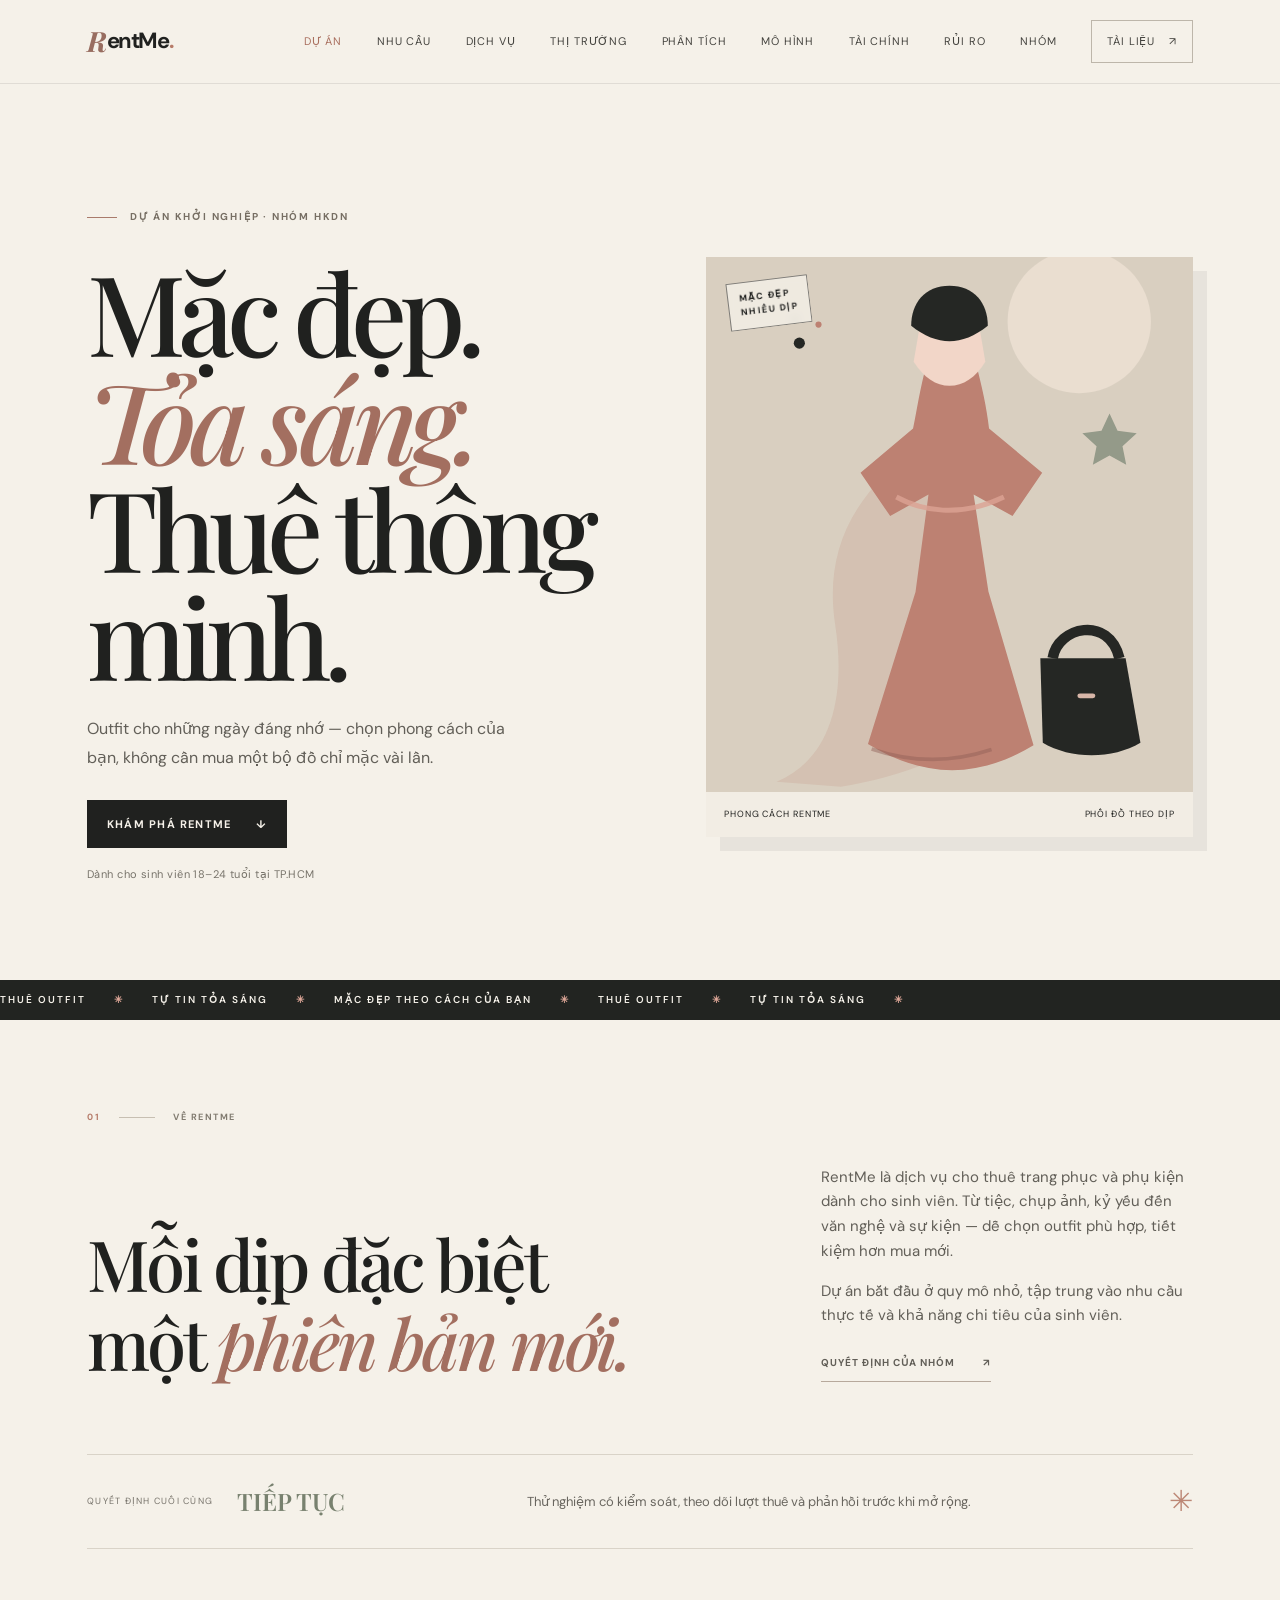
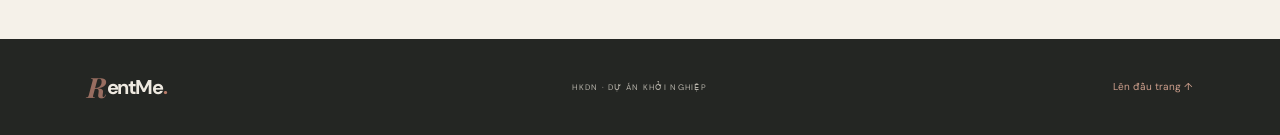
<file: rentme-multipage/rentme-multipage/index.html>
<!doctype html>
<html lang="vi">
<head>
  <meta charset="utf-8">
  <meta name="viewport" content="width=device-width, initial-scale=1">
  <meta name="theme-color" content="#f5f1e9">
  <meta name="description" content="RentMe – dự án thuê outfit và phụ kiện dành cho sinh viên, từ nhóm HKDN.">
  <title>RentMe — Thuê outfit, tự tin tỏa sáng</title>
  <link rel="preconnect" href="https://fonts.googleapis.com">
  <link rel="preconnect" href="https://fonts.gstatic.com" crossorigin>
  <link href="https://fonts.googleapis.com/css2?family=DM+Sans:wght@400;500;600;700&family=Playfair+Display:ital,wght@0,500;0,600;0,700;1,500;1,600&display=swap" rel="stylesheet">
  <link rel="stylesheet" href="style.css">
  <script src="script.js" defer></script>
</head>
<body data-page="home">
  <a class="skip-link" href="#main">Đến nội dung chính</a>
  <header class="site-header" id="top">
    <a class="wordmark" href="index.html#top" aria-label="RentMe, về đầu trang"><span class="wordmark-mark">R</span>entMe<span class="wordmark-dot">.</span></a>
    <button class="menu-toggle" type="button" aria-expanded="false" aria-controls="site-nav" aria-label="Mở menu"><span></span><span></span></button>
    <nav class="site-nav" id="site-nav" aria-label="Điều hướng chính">
      <a data-page="home" href="index.html#about">Dự án</a>
      <a data-page="problem" href="problem.html#problem">Nhu cầu</a>
      <a data-page="problem" href="problem.html#collection">Dịch vụ</a>
      <a data-page="market" href="market.html#market">Thị trường</a>
      <a data-page="analysis" href="analysis.html#analysis">Phân tích</a>
      <a data-page="model" href="model.html#evolution">Mô hình</a>
      <a data-page="finance" href="finance.html#finance">Tài chính</a>
      <a data-page="risks" href="risks.html#risks">Rủi ro</a>
      <a data-page="risks" href="risks.html#team">Nhóm</a>
      <a class="nav-cta" href="risks.html#references">Tài liệu <span aria-hidden="true">↗</span></a>
    </nav>
  </header>
  <main id="main">
    <section aria-labelledby="hero-title" class="hero section-wrap">
<div class="hero-copy">
<p class="eyebrow"><span class="eyebrow-line"></span> DỰ ÁN KHỞI NGHIỆP · NHÓM HKDN</p>
<h1 id="hero-title">Mặc đẹp.<br/><em>Tỏa sáng.</em><br/>Thuê thông minh.</h1>
<p class="hero-lede">Outfit cho những ngày đáng nhớ — chọn phong cách của bạn, không cần mua một bộ đồ chỉ mặc vài lần.</p>
<a class="button button-dark" href="#about">Khám phá RentMe <span aria-hidden="true">↓</span></a>
<p class="hero-note">Dành cho sinh viên 18–24 tuổi tại TP.HCM</p>
</div>
<div aria-label="Minh họa editorial một bộ trang phục dự tiệc cùng túi xách và phụ kiện" class="hero-art" role="img">
<div class="art-stamp">MẶC ĐẸP<br/>NHIỀU DỊP</div><img alt="Minh họa váy, túi và phụ kiện trên nền giấy kem" src="assets/editorial-look.svg"/>
<div class="art-caption"><span>PHONG CÁCH RENTME</span><span>Phối đồ theo dịp</span></div>
</div>
</section>
    <section aria-label="Thông điệp RentMe" class="ticker"><div>THUÊ OUTFIT <i>✳</i> TỰ TIN TỎA SÁNG <i>✳</i> MẶC ĐẸP THEO CÁCH CỦA BẠN <i>✳</i> THUÊ OUTFIT <i>✳</i> TỰ TIN TỎA SÁNG <i>✳</i></div></section>
    <section class="section section-intro" id="about">
<div class="section-kicker"><span>01</span><span>VỀ RENTME</span></div>
<div class="intro-grid">
<h2 class="display-heading">Mỗi dịp đặc biệt<br/>một <em>phiên bản mới.</em></h2>
<div class="intro-text"><p>RentMe là dịch vụ cho thuê trang phục và phụ kiện dành cho sinh viên. Từ tiệc, chụp ảnh, kỷ yếu đến văn nghệ và sự kiện — dễ chọn outfit phù hợp, tiết kiệm hơn mua mới.</p><p>Dự án bắt đầu ở quy mô nhỏ, tập trung vào nhu cầu thực tế và khả năng chi tiêu của sinh viên.</p><a class="text-link" href="#decision">Quyết định của nhóm <span>↗</span></a></div>
</div>
<div class="decision-ribbon" id="decision"><div><span class="decision-label">QUYẾT ĐỊNH CUỐI CÙNG</span><strong>TIẾP TỤC</strong></div><p>Thử nghiệm có kiểm soát, theo dõi lượt thuê và phản hồi trước khi mở rộng.</p><span aria-hidden="true" class="decision-star">✳</span></div>
</section>
  </main>
  <footer class="site-footer"><a class="wordmark" href="index.html#top"><span class="wordmark-mark">R</span>entMe<span class="wordmark-dot">.</span></a><span>HKDN · DỰ ÁN KHỞI NGHIỆP</span><a href="#top" class="footer-top">Lên đầu trang ↑</a></footer>
  <button class="back-to-top" type="button" aria-label="Cuộn về đầu trang">↑</button>
</body>
</html>
</file>
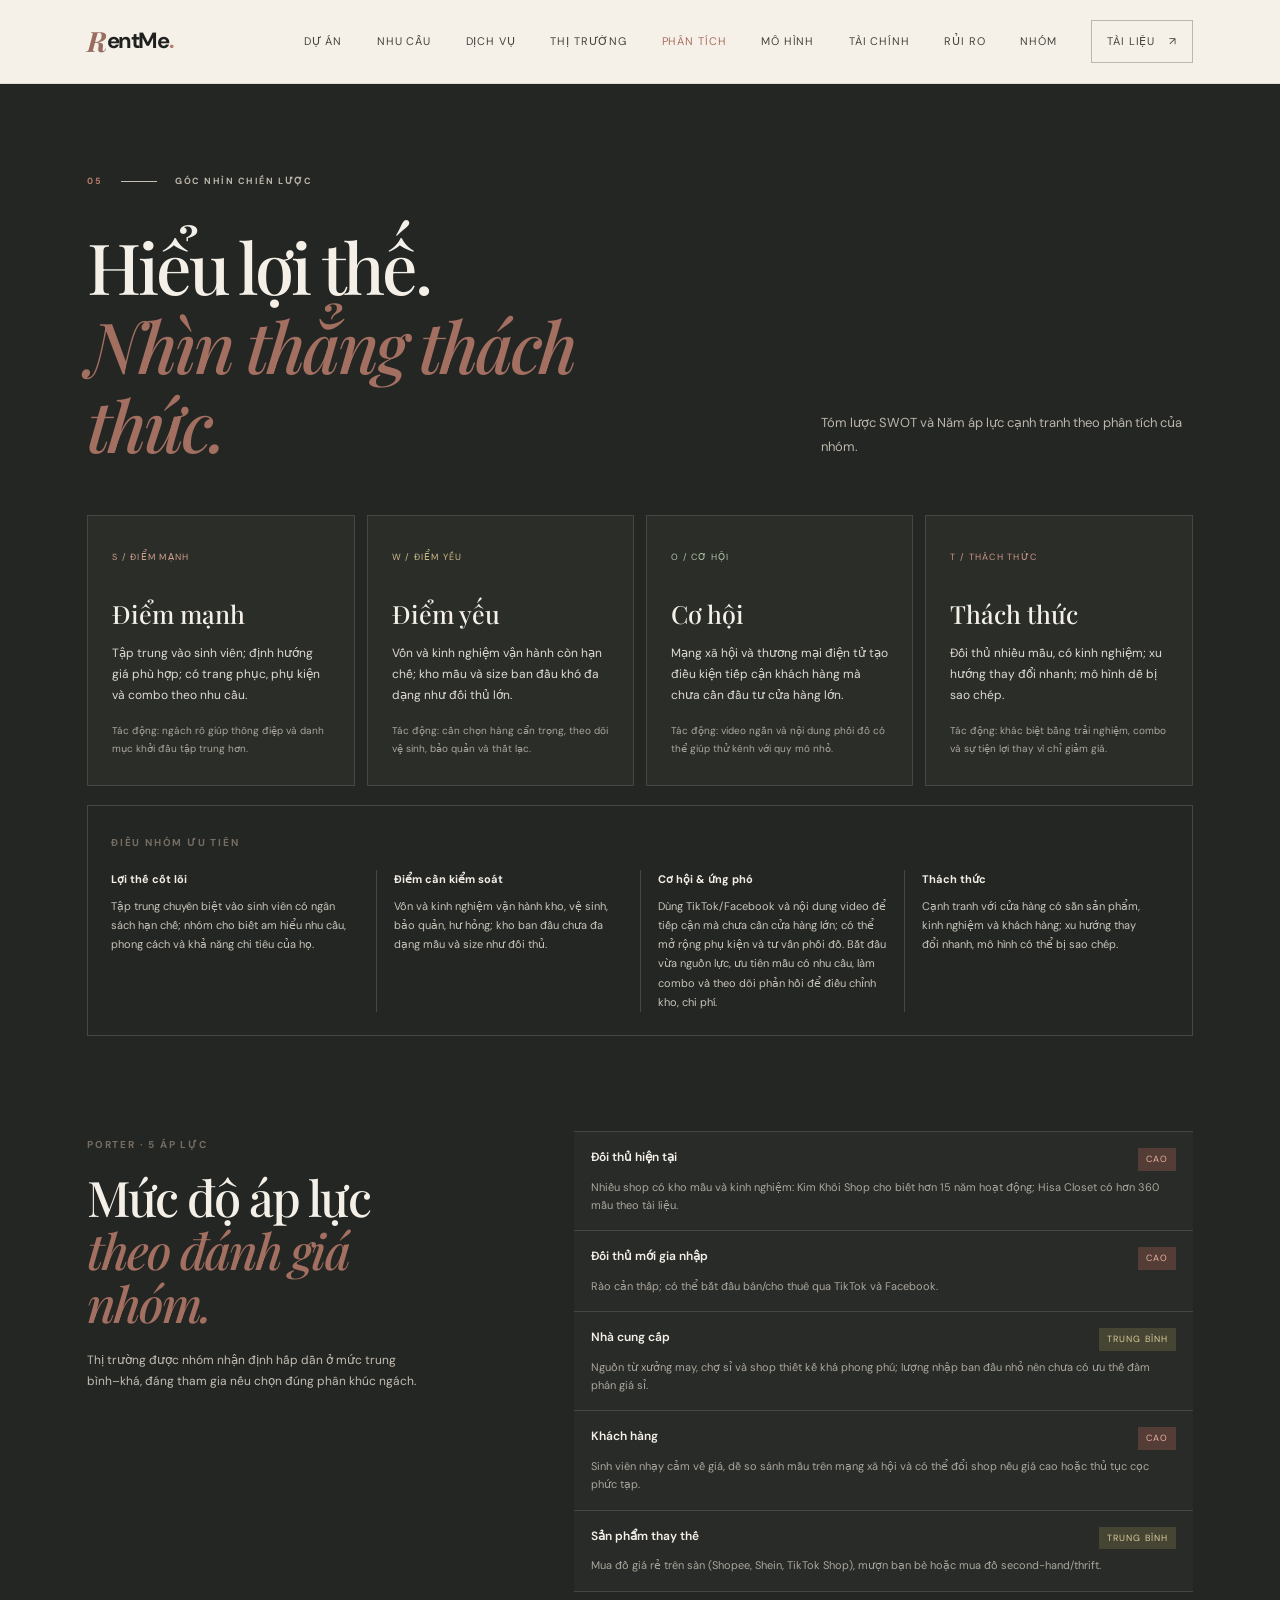
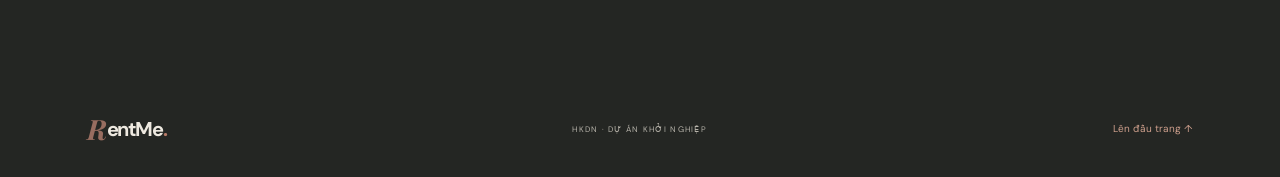
<file: rentme-multipage/rentme-multipage/analysis.html>
<!doctype html>
<html lang="vi">
<head>
  <meta charset="utf-8">
  <meta name="viewport" content="width=device-width, initial-scale=1">
  <meta name="theme-color" content="#f5f1e9">
  <meta name="description" content="RentMe – dự án thuê outfit và phụ kiện dành cho sinh viên, từ nhóm HKDN.">
  <title>RentMe — Góc nhìn chiến lược</title>
  <link rel="preconnect" href="https://fonts.googleapis.com">
  <link rel="preconnect" href="https://fonts.gstatic.com" crossorigin>
  <link href="https://fonts.googleapis.com/css2?family=DM+Sans:wght@400;500;600;700&family=Playfair+Display:ital,wght@0,500;0,600;0,700;1,500;1,600&display=swap" rel="stylesheet">
  <link rel="stylesheet" href="style.css">
  <script src="script.js" defer></script>
</head>
<body data-page="analysis">
  <a class="skip-link" href="#main">Đến nội dung chính</a>
  <header class="site-header" id="top">
    <a class="wordmark" href="index.html#top" aria-label="RentMe, về đầu trang"><span class="wordmark-mark">R</span>entMe<span class="wordmark-dot">.</span></a>
    <button class="menu-toggle" type="button" aria-expanded="false" aria-controls="site-nav" aria-label="Mở menu"><span></span><span></span></button>
    <nav class="site-nav" id="site-nav" aria-label="Điều hướng chính">
      <a data-page="home" href="index.html#about">Dự án</a>
      <a data-page="problem" href="problem.html#problem">Nhu cầu</a>
      <a data-page="problem" href="problem.html#collection">Dịch vụ</a>
      <a data-page="market" href="market.html#market">Thị trường</a>
      <a data-page="analysis" href="analysis.html#analysis">Phân tích</a>
      <a data-page="model" href="model.html#evolution">Mô hình</a>
      <a data-page="finance" href="finance.html#finance">Tài chính</a>
      <a data-page="risks" href="risks.html#risks">Rủi ro</a>
      <a data-page="risks" href="risks.html#team">Nhóm</a>
      <a class="nav-cta" href="risks.html#references">Tài liệu <span aria-hidden="true">↗</span></a>
    </nav>
  </header>
  <main id="main">
    <section class="section analysis-section" id="analysis">
<div class="section-kicker"><span>05</span><span>GÓC NHÌN CHIẾN LƯỢC</span></div>
<div class="section-heading-row"><h2 class="display-heading">Hiểu lợi thế.<br/><em>Nhìn thẳng thách thức.</em></h2><p class="section-aside">Tóm lược SWOT và Năm áp lực cạnh tranh theo phân tích của nhóm.</p></div>
<div class="swot-grid">
<article class="swot-card swot-s"><span>S / ĐIỂM MẠNH</span><h3>Điểm mạnh</h3><p>Tập trung vào sinh viên; định hướng giá phù hợp; có trang phục, phụ kiện và combo theo nhu cầu.</p><small>Tác động: ngách rõ giúp thông điệp và danh mục khởi đầu tập trung hơn.</small></article>
<article class="swot-card swot-w"><span>W / ĐIỂM YẾU</span><h3>Điểm yếu</h3><p>Vốn và kinh nghiệm vận hành còn hạn chế; kho mẫu và size ban đầu khó đa dạng như đối thủ lớn.</p><small>Tác động: cần chọn hàng cẩn trọng, theo dõi vệ sinh, bảo quản và thất lạc.</small></article>
<article class="swot-card swot-o"><span>O / CƠ HỘI</span><h3>Cơ hội</h3><p>Mạng xã hội và thương mại điện tử tạo điều kiện tiếp cận khách hàng mà chưa cần đầu tư cửa hàng lớn.</p><small>Tác động: video ngắn và nội dung phối đồ có thể giúp thử kênh với quy mô nhỏ.</small></article>
<article class="swot-card swot-t"><span>T / THÁCH THỨC</span><h3>Thách thức</h3><p>Đối thủ nhiều mẫu, có kinh nghiệm; xu hướng thay đổi nhanh; mô hình dễ bị sao chép.</p><small>Tác động: khác biệt bằng trải nghiệm, combo và sự tiện lợi thay vì chỉ giảm giá.</small></article>
</div>
<div class="strategy-summary"><span class="eyebrow">ĐIỀU NHÓM ƯU TIÊN</span><div><p><b>Lợi thế cốt lõi</b>Tập trung chuyên biệt vào sinh viên có ngân sách hạn chế; nhóm cho biết am hiểu nhu cầu, phong cách và khả năng chi tiêu của họ.</p><p><b>Điểm cần kiểm soát</b>Vốn và kinh nghiệm vận hành kho, vệ sinh, bảo quản, hư hỏng; kho ban đầu chưa đa dạng mẫu và size như đối thủ.</p><p><b>Cơ hội &amp; ứng phó</b>Dùng TikTok/Facebook và nội dung video để tiếp cận mà chưa cần cửa hàng lớn; có thể mở rộng phụ kiện và tư vấn phối đồ. Bắt đầu vừa nguồn lực, ưu tiên mẫu có nhu cầu, làm combo và theo dõi phản hồi để điều chỉnh kho, chi phí.</p><p><b>Thách thức</b>Cạnh tranh với cửa hàng có sẵn sản phẩm, kinh nghiệm và khách hàng; xu hướng thay đổi nhanh, mô hình có thể bị sao chép.</p></div></div>
<div class="porter-block"><div class="porter-intro"><span class="eyebrow">PORTER · 5 ÁP LỰC</span><h3>Mức độ áp lực<br/><em>theo đánh giá nhóm.</em></h3><p>Thị trường được nhóm nhận định hấp dẫn ở mức trung bình–khá, đáng tham gia nếu chọn đúng phân khúc ngách.</p></div><div class="porter-list">
<div class="porter-row"><span class="porter-name">Đối thủ hiện tại</span><span class="pressure high">Cao</span><p>Nhiều shop có kho mẫu và kinh nghiệm: Kim Khôi Shop cho biết hơn 15 năm hoạt động; Hisa Closet có hơn 360 mẫu theo tài liệu.</p></div>
<div class="porter-row"><span class="porter-name">Đối thủ mới gia nhập</span><span class="pressure high">Cao</span><p>Rào cản thấp; có thể bắt đầu bán/cho thuê qua TikTok và Facebook.</p></div>
<div class="porter-row"><span class="porter-name">Nhà cung cấp</span><span class="pressure mid">Trung bình</span><p>Nguồn từ xưởng may, chợ sỉ và shop thiết kế khá phong phú; lượng nhập ban đầu nhỏ nên chưa có ưu thế đàm phán giá sỉ.</p></div>
<div class="porter-row"><span class="porter-name">Khách hàng</span><span class="pressure high">Cao</span><p>Sinh viên nhạy cảm về giá, dễ so sánh mẫu trên mạng xã hội và có thể đổi shop nếu giá cao hoặc thủ tục cọc phức tạp.</p></div>
<div class="porter-row"><span class="porter-name">Sản phẩm thay thế</span><span class="pressure mid">Trung bình</span><p>Mua đồ giá rẻ trên sàn (Shopee, Shein, TikTok Shop), mượn bạn bè hoặc mua đồ second-hand/thrift.</p></div>
</div></div>
</section>
  </main>
  <footer class="site-footer"><a class="wordmark" href="index.html#top"><span class="wordmark-mark">R</span>entMe<span class="wordmark-dot">.</span></a><span>HKDN · DỰ ÁN KHỞI NGHIỆP</span><a href="#top" class="footer-top">Lên đầu trang ↑</a></footer>
  <button class="back-to-top" type="button" aria-label="Cuộn về đầu trang">↑</button>
</body>
</html>
</file>
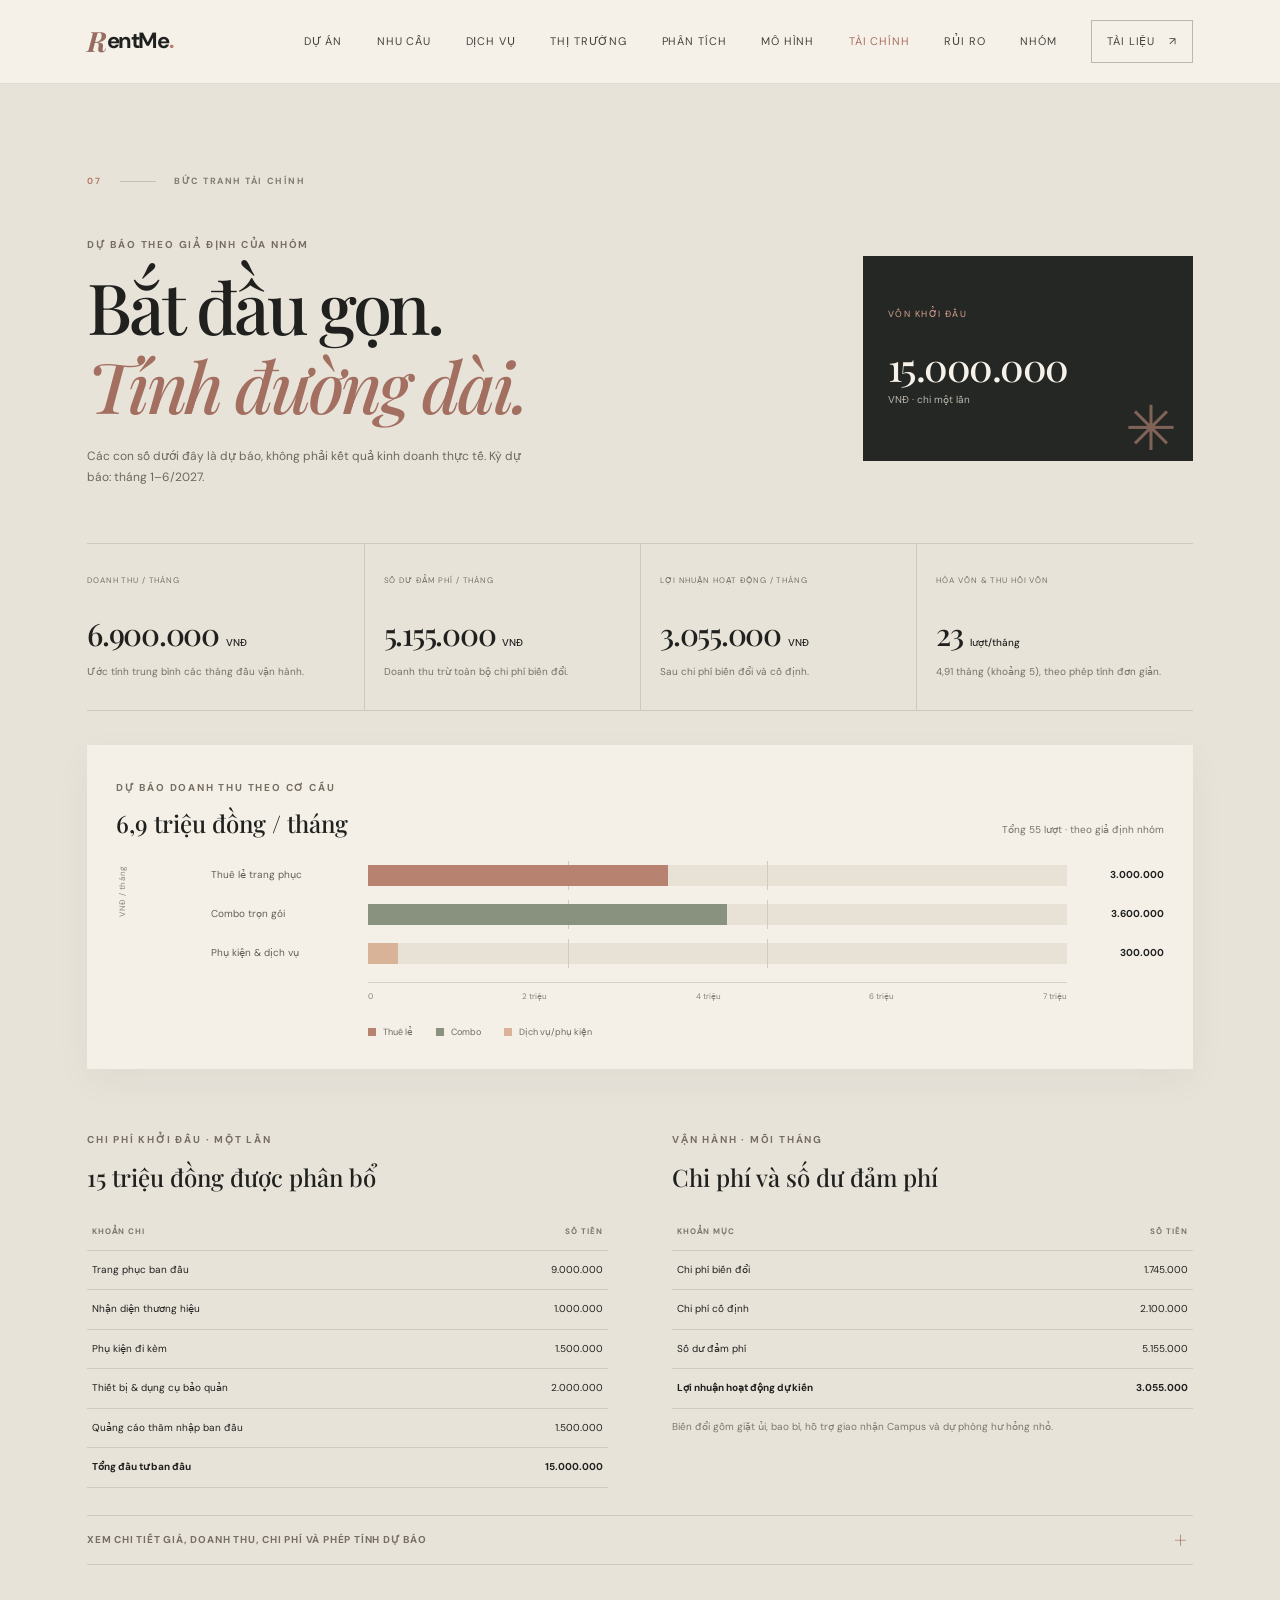
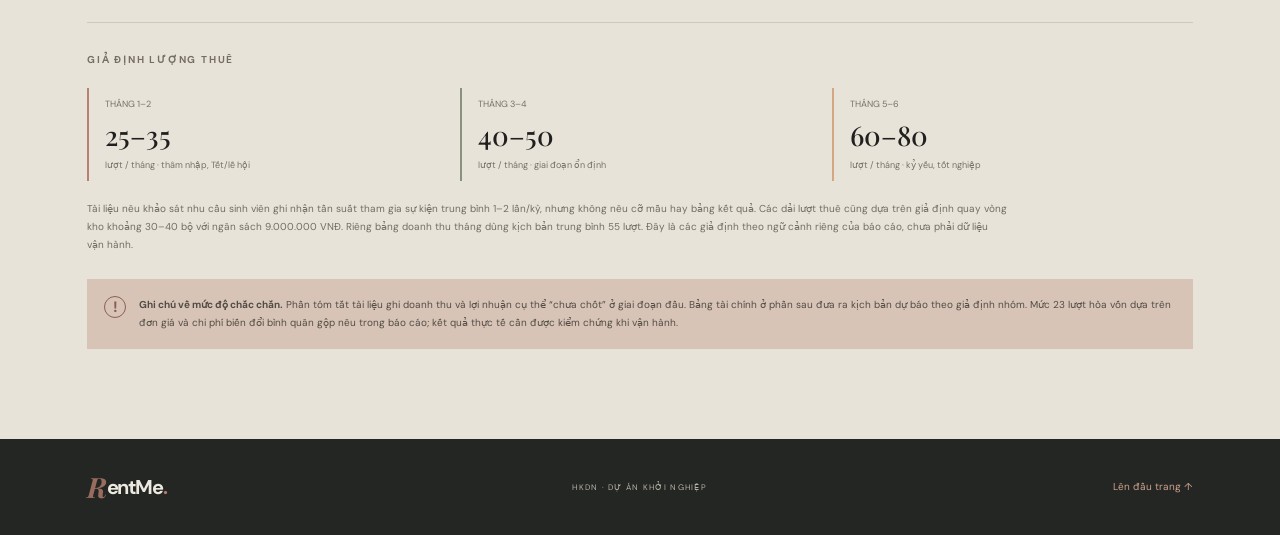
<file: rentme-multipage/rentme-multipage/finance.html>
<!doctype html>
<html lang="vi">
<head>
  <meta charset="utf-8">
  <meta name="viewport" content="width=device-width, initial-scale=1">
  <meta name="theme-color" content="#f5f1e9">
  <meta name="description" content="RentMe – dự án thuê outfit và phụ kiện dành cho sinh viên, từ nhóm HKDN.">
  <title>RentMe — Bức tranh tài chính</title>
  <link rel="preconnect" href="https://fonts.googleapis.com">
  <link rel="preconnect" href="https://fonts.gstatic.com" crossorigin>
  <link href="https://fonts.googleapis.com/css2?family=DM+Sans:wght@400;500;600;700&family=Playfair+Display:ital,wght@0,500;0,600;0,700;1,500;1,600&display=swap" rel="stylesheet">
  <link rel="stylesheet" href="style.css">
  <script src="script.js" defer></script>
</head>
<body data-page="finance">
  <a class="skip-link" href="#main">Đến nội dung chính</a>
  <header class="site-header" id="top">
    <a class="wordmark" href="index.html#top" aria-label="RentMe, về đầu trang"><span class="wordmark-mark">R</span>entMe<span class="wordmark-dot">.</span></a>
    <button class="menu-toggle" type="button" aria-expanded="false" aria-controls="site-nav" aria-label="Mở menu"><span></span><span></span></button>
    <nav class="site-nav" id="site-nav" aria-label="Điều hướng chính">
      <a data-page="home" href="index.html#about">Dự án</a>
      <a data-page="problem" href="problem.html#problem">Nhu cầu</a>
      <a data-page="problem" href="problem.html#collection">Dịch vụ</a>
      <a data-page="market" href="market.html#market">Thị trường</a>
      <a data-page="analysis" href="analysis.html#analysis">Phân tích</a>
      <a data-page="model" href="model.html#evolution">Mô hình</a>
      <a data-page="finance" href="finance.html#finance">Tài chính</a>
      <a data-page="risks" href="risks.html#risks">Rủi ro</a>
      <a data-page="risks" href="risks.html#team">Nhóm</a>
      <a class="nav-cta" href="risks.html#references">Tài liệu <span aria-hidden="true">↗</span></a>
    </nav>
  </header>
  <main id="main">
    <section class="section finance-section" id="finance">
<div class="section-kicker"><span>07</span><span>BỨC TRANH TÀI CHÍNH</span></div>
<div class="finance-banner"><div><p class="eyebrow">DỰ BÁO THEO GIẢ ĐỊNH CỦA NHÓM</p><h2 class="display-heading">Bắt đầu gọn.<br/><em>Tính đường dài.</em></h2><p class="banner-copy">Các con số dưới đây là dự báo, không phải kết quả kinh doanh thực tế. Kỳ dự báo: tháng 1–6/2027.</p></div><div class="capital-stamp"><span>VỐN KHỞI ĐẦU</span><strong>15.000.000</strong><small>VNĐ · chi một lần</small><i>✳</i></div></div>
<div class="finance-kpis"><article><span>DOANH THU / THÁNG</span><strong>6.900.000 <small>VNĐ</small></strong><p>Ước tính trung bình các tháng đầu vận hành.</p></article><article><span>SỐ DƯ ĐẢM PHÍ / THÁNG</span><strong>5.155.000 <small>VNĐ</small></strong><p>Doanh thu trừ toàn bộ chi phí biến đổi.</p></article><article><span>LỢI NHUẬN HOẠT ĐỘNG / THÁNG</span><strong>3.055.000 <small>VNĐ</small></strong><p>Sau chi phí biến đổi và cố định.</p></article><article><span>HÒA VỐN &amp; THU HỒI VỐN</span><strong>23 <small>lượt/tháng</small></strong><p>4,91 tháng (khoảng 5), theo phép tính đơn giản.</p></article></div>
<div class="finance-chart-wrap"><div class="chart-heading"><div><span class="eyebrow">DỰ BÁO DOANH THU THEO CƠ CẤU</span><h3>6,9 triệu đồng / tháng</h3></div><span class="chart-unit">Tổng 55 lượt · theo giả định nhóm</span></div><div aria-label="Biểu đồ doanh thu dự kiến tháng gồm thuê lẻ 3 triệu, combo 3,6 triệu, dịch vụ và phụ kiện lẻ 300 nghìn đồng" class="revenue-chart" role="img"><div class="chart-y-label">VNĐ / tháng</div><div class="bar-row"><span>Thuê lẻ trang phục</span><div class="bar-track"><div class="bar bar-a" data-width="42.86%"></div></div><b>3.000.000</b></div><div class="bar-row"><span>Combo trọn gói</span><div class="bar-track"><div class="bar bar-b" data-width="51.43%"></div></div><b>3.600.000</b></div><div class="bar-row"><span>Phụ kiện &amp; dịch vụ</span><div class="bar-track"><div class="bar bar-c" data-width="4.29%"></div></div><b>300.000</b></div><div class="chart-axis"><span>0</span><span>2 triệu</span><span>4 triệu</span><span>6 triệu</span><span>7 triệu</span></div><div class="chart-legend"><span><i class="legend-a"></i>Thuê lẻ</span><span><i class="legend-b"></i>Combo</span><span><i class="legend-c"></i>Dịch vụ/phụ kiện</span></div></div></div>
<div class="finance-details"><div><span class="eyebrow">CHI PHÍ KHỞI ĐẦU · MỘT LẦN</span><h3>15 triệu đồng được phân bổ</h3><div class="table-scroll"><table class="finance-table"><thead><tr><th>Khoản chi</th><th>Số tiền</th></tr></thead><tbody><tr><td>Trang phục ban đầu</td><td>9.000.000</td></tr><tr><td>Nhận diện thương hiệu</td><td>1.000.000</td></tr><tr><td>Phụ kiện đi kèm</td><td>1.500.000</td></tr><tr><td>Thiết bị &amp; dụng cụ bảo quản</td><td>2.000.000</td></tr><tr><td>Quảng cáo thâm nhập ban đầu</td><td>1.500.000</td></tr><tr class="table-total"><td>Tổng đầu tư ban đầu</td><td>15.000.000</td></tr></tbody></table></div></div><div><span class="eyebrow">VẬN HÀNH · MỖI THÁNG</span><h3>Chi phí và số dư đảm phí</h3><div class="table-scroll"><table class="finance-table"><thead><tr><th>Khoản mục</th><th>Số tiền</th></tr></thead><tbody><tr><td>Chi phí biến đổi</td><td>1.745.000</td></tr><tr><td>Chi phí cố định</td><td>2.100.000</td></tr><tr><td>Số dư đảm phí</td><td>5.155.000</td></tr><tr class="table-total"><td>Lợi nhuận hoạt động dự kiến</td><td>3.055.000</td></tr></tbody></table></div><p class="table-footnote">Biến đổi gồm giặt ủi, bao bì, hỗ trợ giao nhận Campus và dự phòng hư hỏng nhỏ.</p></div></div>
<details class="finance-breakdown"><summary>Xem chi tiết giá, doanh thu, chi phí và phép tính dự báo</summary><div class="ledger-grid">
<section class="ledger-card"><span class="eyebrow">DOANH THU DỰ KIẾN · MỖI THÁNG</span><div class="table-scroll"><table class="finance-table ledger-table"><thead><tr><th>Dịch vụ</th><th>Giá / đơn vị</th><th>Số lượng</th><th>Doanh thu</th></tr></thead><tbody><tr><td>Thuê lẻ trang phục</td><td>120.000</td><td>25 lượt</td><td>3.000.000</td></tr><tr><td>Combo trang phục + phụ kiện</td><td>180.000</td><td>20 combo</td><td>3.600.000</td></tr><tr><td>Phụ kiện lẻ &amp; dịch vụ</td><td>30.000</td><td>10 lượt</td><td>300.000</td></tr><tr class="table-total"><td colspan="2">Tổng dự kiến</td><td>55 lượt</td><td>6.900.000</td></tr></tbody></table></div><p class="ledger-note">Giá thuê lẻ dựa trên mức chấp nhận 100.000–150.000 VNĐ theo khảo sát được nêu trong tài liệu; tỷ trọng 25 lượt là giả định. Combo 180.000 VNĐ được nhóm giả định chiếm khoảng 40% lượng khách; tài liệu ghi mức chi trả khảo sát 100.000–200.000 VNĐ và tham chiếu giá một số đối thủ 200.000–350.000 VNĐ. Dịch vụ kèm theo gồm giặt ủi nhanh, thuê phụ kiện lẻ hoặc giao nhận.</p></section>
<section class="ledger-card"><span class="eyebrow">CHI PHÍ KHỞI ĐẦU · CHI MỘT LẦN</span><div class="table-scroll"><table class="finance-table ledger-table"><thead><tr><th>Khoản chi</th><th>Dự toán</th><th>Căn cứ trong tài liệu</th></tr></thead><tbody><tr><td>Trang phục ban đầu</td><td>9.000.000</td><td>Khoảng 30–40 mẫu; giá sỉ tham khảo</td></tr><tr><td>Nhận diện thương hiệu</td><td>1.000.000</td><td>Thiết kế logo, banner, tem/tag, mẫu đăng bài</td></tr><tr><td>Phụ kiện đi kèm</td><td>1.500.000</td><td>Túi xách, trang sức, kẹp tóc, cà vạt</td></tr><tr><td>Thiết bị &amp; bảo quản</td><td>2.000.000</td><td>Bàn ủi hơi nước, sào, móc, túi bảo vệ/giao hàng</td></tr><tr><td>Quảng cáo khởi đầu</td><td>1.500.000</td><td>Thử nghiệm TikTok và Facebook tháng đầu</td></tr><tr class="table-total"><td>Tổng chi phí khởi đầu</td><td>15.000.000</td><td>VNĐ</td></tr></tbody></table></div></section>
<section class="ledger-card"><span class="eyebrow">CHI PHÍ BIẾN ĐỔI · MỖI THÁNG</span><div class="table-scroll"><table class="finance-table ledger-table"><thead><tr><th>Khoản mục</th><th>Cách tính</th><th>Chi phí</th></tr></thead><tbody><tr><td>Giặt ủi &amp; bảo quản</td><td>15.000 × 55 lượt</td><td>825.000</td></tr><tr><td>Bao bì &amp; vật tư</td><td>5.000 × 55 lượt</td><td>275.000</td></tr><tr><td>Hỗ trợ giao nhận tại trường</td><td>10.000 × 30 đơn</td><td>300.000</td></tr><tr><td>Dự phòng hư hỏng nhỏ</td><td>5% × 6.900.000</td><td>345.000</td></tr><tr class="table-total"><td colspan="2">Tổng chi phí biến đổi</td><td>1.745.000</td></tr></tbody></table></div><p class="ledger-note">Theo báo cáo, tổng chi phí biến đổi bằng khoảng 25,3% doanh thu tháng dự kiến.</p></section>
<section class="ledger-card"><span class="eyebrow">CHI PHÍ CỐ ĐỊNH · MỖI THÁNG</span><div class="table-scroll"><table class="finance-table ledger-table"><thead><tr><th>Khoản mục</th><th>Dự toán</th></tr></thead><tbody><tr><td>Marketing &amp; quảng cáo duy trì</td><td>800.000</td></tr><tr><td>Internet &amp; nền tảng vận hành</td><td>300.000</td></tr><tr><td>Phụ cấp vận hành nhóm</td><td>1.000.000</td></tr><tr class="table-total"><td>Tổng chi phí cố định</td><td>2.100.000</td></tr></tbody></table></div><p class="ledger-note">Số dư đảm phí = 6.900.000 − 1.745.000 = 5.155.000 VNĐ/tháng. Lợi nhuận hoạt động dự kiến = 5.155.000 − 2.100.000 = 3.055.000 VNĐ/tháng.</p></section>
<section class="ledger-card ledger-calc"><span class="eyebrow">HÒA VỐN &amp; THU HỒI CHI PHÍ KHỞI ĐẦU</span><p><b>Đơn giá bình quân:</b> 125.455 VNĐ/lượt · <b>chi phí biến đổi bình quân:</b> 31.727 VNĐ/lượt.</p><p>2.100.000 ÷ (125.455 − 31.727) = 2.100.000 ÷ 93.728 = 22,4; làm tròn lên là <strong>23 lượt thuê/tháng</strong>, tương đương doanh thu khoảng <strong>2.885.000 VNĐ/tháng</strong>.</p><p>15.000.000 ÷ 3.055.000 ≈ <strong>4,91 tháng</strong> (khoảng 5 tháng), theo phép tính đơn giản của nhóm và với giả định lợi nhuận hoạt động dương.</p></section>
</div></details>
<div class="assumptions"><span class="eyebrow">GIẢ ĐỊNH LƯỢNG THUÊ</span><div class="assumption-timeline"><div><span>THÁNG 1–2</span><strong>25–35</strong><small>lượt / tháng · thâm nhập, Tết/lễ hội</small></div><div><span>THÁNG 3–4</span><strong>40–50</strong><small>lượt / tháng · giai đoạn ổn định</small></div><div><span>THÁNG 5–6</span><strong>60–80</strong><small>lượt / tháng · kỷ yếu, tốt nghiệp</small></div></div><p>Tài liệu nêu khảo sát nhu cầu sinh viên ghi nhận tần suất tham gia sự kiện trung bình 1–2 lần/kỳ, nhưng không nêu cỡ mẫu hay bảng kết quả. Các dải lượt thuê cũng dựa trên giả định quay vòng kho khoảng 30–40 bộ với ngân sách 9.000.000 VNĐ. Riêng bảng doanh thu tháng dùng kịch bản trung bình 55 lượt. Đây là các giả định theo ngữ cảnh riêng của báo cáo, chưa phải dữ liệu vận hành.</p></div>
<div class="finance-caveat"><span>!</span><p><strong>Ghi chú về mức độ chắc chắn.</strong> Phần tóm tắt tài liệu ghi doanh thu và lợi nhuận cụ thể “chưa chốt” ở giai đoạn đầu. Bảng tài chính ở phần sau đưa ra kịch bản dự báo theo giả định nhóm. Mức 23 lượt hòa vốn dựa trên đơn giá và chi phí biến đổi bình quân gộp nêu trong báo cáo; kết quả thực tế cần được kiểm chứng khi vận hành.</p></div>
</section>
  </main>
  <footer class="site-footer"><a class="wordmark" href="index.html#top"><span class="wordmark-mark">R</span>entMe<span class="wordmark-dot">.</span></a><span>HKDN · DỰ ÁN KHỞI NGHIỆP</span><a href="#top" class="footer-top">Lên đầu trang ↑</a></footer>
  <button class="back-to-top" type="button" aria-label="Cuộn về đầu trang">↑</button>
</body>
</html>
</file>
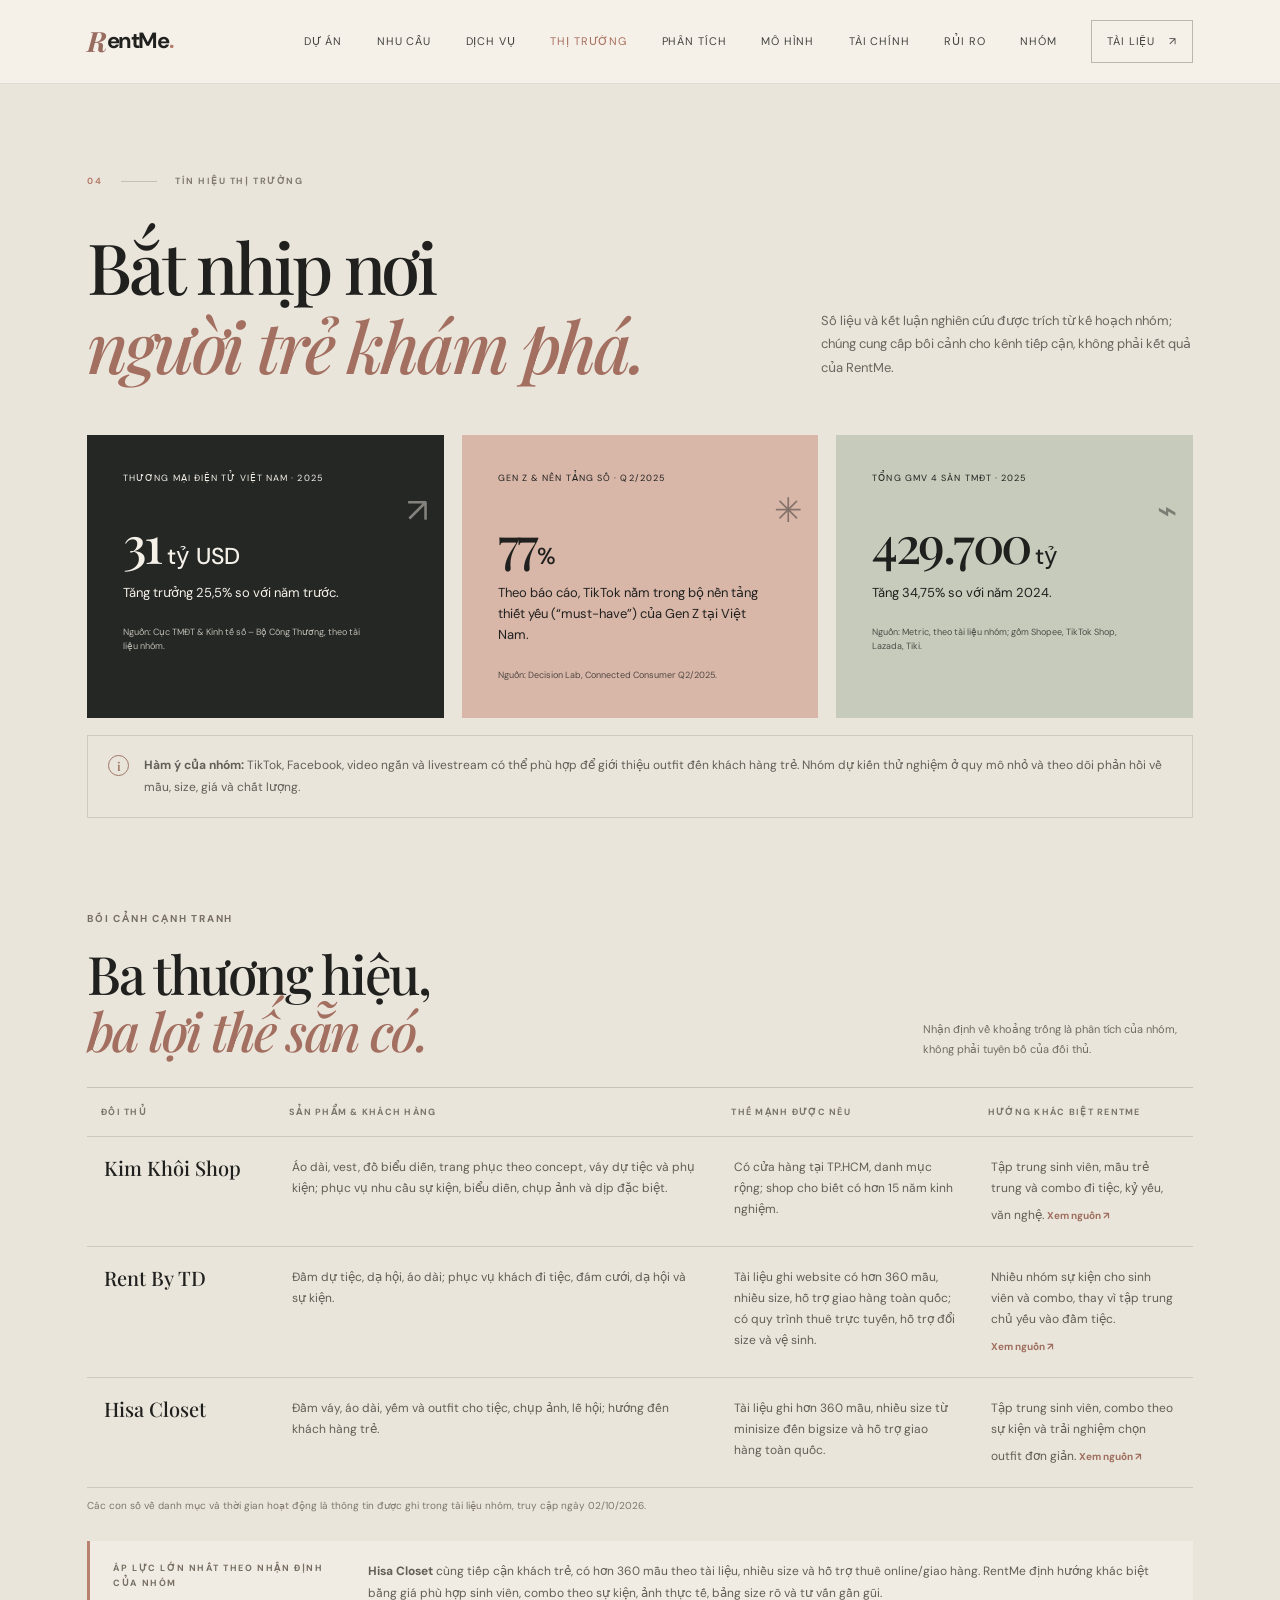
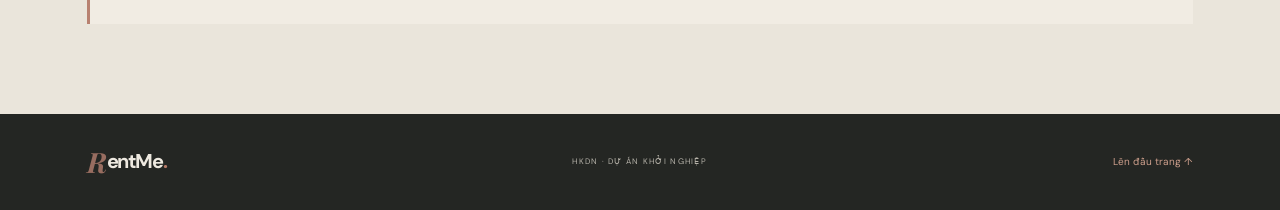
<file: rentme-multipage/rentme-multipage/market.html>
<!doctype html>
<html lang="vi">
<head>
  <meta charset="utf-8">
  <meta name="viewport" content="width=device-width, initial-scale=1">
  <meta name="theme-color" content="#f5f1e9">
  <meta name="description" content="RentMe – dự án thuê outfit và phụ kiện dành cho sinh viên, từ nhóm HKDN.">
  <title>RentMe — Tín hiệu thị trường</title>
  <link rel="preconnect" href="https://fonts.googleapis.com">
  <link rel="preconnect" href="https://fonts.gstatic.com" crossorigin>
  <link href="https://fonts.googleapis.com/css2?family=DM+Sans:wght@400;500;600;700&family=Playfair+Display:ital,wght@0,500;0,600;0,700;1,500;1,600&display=swap" rel="stylesheet">
  <link rel="stylesheet" href="style.css">
  <script src="script.js" defer></script>
</head>
<body data-page="market">
  <a class="skip-link" href="#main">Đến nội dung chính</a>
  <header class="site-header" id="top">
    <a class="wordmark" href="index.html#top" aria-label="RentMe, về đầu trang"><span class="wordmark-mark">R</span>entMe<span class="wordmark-dot">.</span></a>
    <button class="menu-toggle" type="button" aria-expanded="false" aria-controls="site-nav" aria-label="Mở menu"><span></span><span></span></button>
    <nav class="site-nav" id="site-nav" aria-label="Điều hướng chính">
      <a data-page="home" href="index.html#about">Dự án</a>
      <a data-page="problem" href="problem.html#problem">Nhu cầu</a>
      <a data-page="problem" href="problem.html#collection">Dịch vụ</a>
      <a data-page="market" href="market.html#market">Thị trường</a>
      <a data-page="analysis" href="analysis.html#analysis">Phân tích</a>
      <a data-page="model" href="model.html#evolution">Mô hình</a>
      <a data-page="finance" href="finance.html#finance">Tài chính</a>
      <a data-page="risks" href="risks.html#risks">Rủi ro</a>
      <a data-page="risks" href="risks.html#team">Nhóm</a>
      <a class="nav-cta" href="risks.html#references">Tài liệu <span aria-hidden="true">↗</span></a>
    </nav>
  </header>
  <main id="main">
    <section class="section market-section" id="market">
<div class="section-kicker"><span>04</span><span>TÍN HIỆU THỊ TRƯỜNG</span></div>
<div class="section-heading-row"><h2 class="display-heading">Bắt nhịp nơi<br/><em>người trẻ khám phá.</em></h2><p class="section-aside">Số liệu và kết luận nghiên cứu được trích từ kế hoạch nhóm; chúng cung cấp bối cảnh cho kênh tiếp cận, không phải kết quả của RentMe.</p></div>
<div class="market-metrics">
<article class="metric-card metric-dark"><span class="metric-label">THƯƠNG MẠI ĐIỆN TỬ VIỆT NAM · 2025</span><strong>31<span> tỷ USD</span></strong><p>Tăng trưởng 25,5% so với năm trước.</p><small>Nguồn: Cục TMĐT &amp; Kinh tế số – Bộ Công Thương, theo tài liệu nhóm.</small><span class="metric-deco">↗</span></article>
<article class="metric-card metric-rose"><span class="metric-label">GEN Z &amp; NỀN TẢNG SỐ · Q2/2025</span><strong>77<span>%</span></strong><p>Theo báo cáo, TikTok nằm trong bộ nền tảng thiết yếu (“must-have”) của Gen Z tại Việt Nam.</p><small>Nguồn: Decision Lab, Connected Consumer Q2/2025.</small><span class="metric-deco">✳</span></article>
<article class="metric-card metric-sage"><span class="metric-label">TỔNG GMV 4 SÀN TMĐT · 2025</span><strong>429.700<span> tỷ</span></strong><p>Tăng 34,75% so với năm 2024.</p><small>Nguồn: Metric, theo tài liệu nhóm; gồm Shopee, TikTok Shop, Lazada, Tiki.</small><span class="metric-deco">⌁</span></article>
</div>
<div class="research-note"><span class="note-icon">i</span><p><strong>Hàm ý của nhóm:</strong> TikTok, Facebook, video ngắn và livestream có thể phù hợp để giới thiệu outfit đến khách hàng trẻ. Nhóm dự kiến thử nghiệm ở quy mô nhỏ và theo dõi phản hồi về mẫu, size, giá và chất lượng.</p></div>
<div class="competitor-heading"><div><span class="eyebrow">BỐI CẢNH CẠNH TRANH</span><h3>Ba thương hiệu,<br/><em>ba lợi thế sẵn có.</em></h3></div><p>Nhận định về khoảng trống là phân tích của nhóm, không phải tuyên bố của đối thủ.</p></div>
<div class="table-scroll"><table class="competitor-table"><thead><tr><th>Đối thủ</th><th>Sản phẩm &amp; khách hàng</th><th>Thế mạnh được nêu</th><th>Hướng khác biệt RentMe</th></tr></thead><tbody>
<tr><th>Kim Khôi Shop</th><td data-label="Sản phẩm &amp; khách hàng">Áo dài, vest, đồ biểu diễn, trang phục theo concept, váy dự tiệc và phụ kiện; phục vụ nhu cầu sự kiện, biểu diễn, chụp ảnh và dịp đặc biệt.</td><td data-label="Thế mạnh">Có cửa hàng tại TP.HCM, danh mục rộng; shop cho biết có hơn 15 năm kinh nghiệm.</td><td data-label="Hướng RentMe">Tập trung sinh viên, mẫu trẻ trung và combo đi tiệc, kỷ yếu, văn nghệ. <a href="https://kimkhoishop.com/" rel="noreferrer" target="_blank">Xem nguồn ↗</a></td></tr>
<tr><th>Rent By TD</th><td data-label="Sản phẩm &amp; khách hàng">Đầm dự tiệc, dạ hội, áo dài; phục vụ khách đi tiệc, đám cưới, dạ hội và sự kiện.</td><td data-label="Thế mạnh">Tài liệu ghi website có hơn 360 mẫu, nhiều size, hỗ trợ giao hàng toàn quốc; có quy trình thuê trực tuyến, hỗ trợ đổi size và vệ sinh.</td><td data-label="Hướng RentMe">Nhiều nhóm sự kiện cho sinh viên và combo, thay vì tập trung chủ yếu vào đầm tiệc. <a href="https://rentbytd.com/" rel="noreferrer" target="_blank">Xem nguồn ↗</a></td></tr>
<tr><th>Hisa Closet</th><td data-label="Sản phẩm &amp; khách hàng">Đầm váy, áo dài, yếm và outfit cho tiệc, chụp ảnh, lễ hội; hướng đến khách hàng trẻ.</td><td data-label="Thế mạnh">Tài liệu ghi hơn 360 mẫu, nhiều size từ minisize đến bigsize và hỗ trợ giao hàng toàn quốc.</td><td data-label="Hướng RentMe">Tập trung sinh viên, combo theo sự kiện và trải nghiệm chọn outfit đơn giản. <a href="https://hisacloset.id.vn/" rel="noreferrer" target="_blank">Xem nguồn ↗</a></td></tr>
</tbody></table></div>
<p class="table-footnote">Các con số về danh mục và thời gian hoạt động là thông tin được ghi trong tài liệu nhóm, truy cập ngày 02/10/2026.</p>
<div class="competitor-highlight"><span class="eyebrow">ÁP LỰC LỚN NHẤT THEO NHẬN ĐỊNH CỦA NHÓM</span><p><strong>Hisa Closet</strong> cùng tiếp cận khách trẻ, có hơn 360 mẫu theo tài liệu, nhiều size và hỗ trợ thuê online/giao hàng. RentMe định hướng khác biệt bằng giá phù hợp sinh viên, combo theo sự kiện, ảnh thực tế, bảng size rõ và tư vấn gần gũi.</p></div>
</section>
  </main>
  <footer class="site-footer"><a class="wordmark" href="index.html#top"><span class="wordmark-mark">R</span>entMe<span class="wordmark-dot">.</span></a><span>HKDN · DỰ ÁN KHỞI NGHIỆP</span><a href="#top" class="footer-top">Lên đầu trang ↑</a></footer>
  <button class="back-to-top" type="button" aria-label="Cuộn về đầu trang">↑</button>
</body>
</html>
</file>
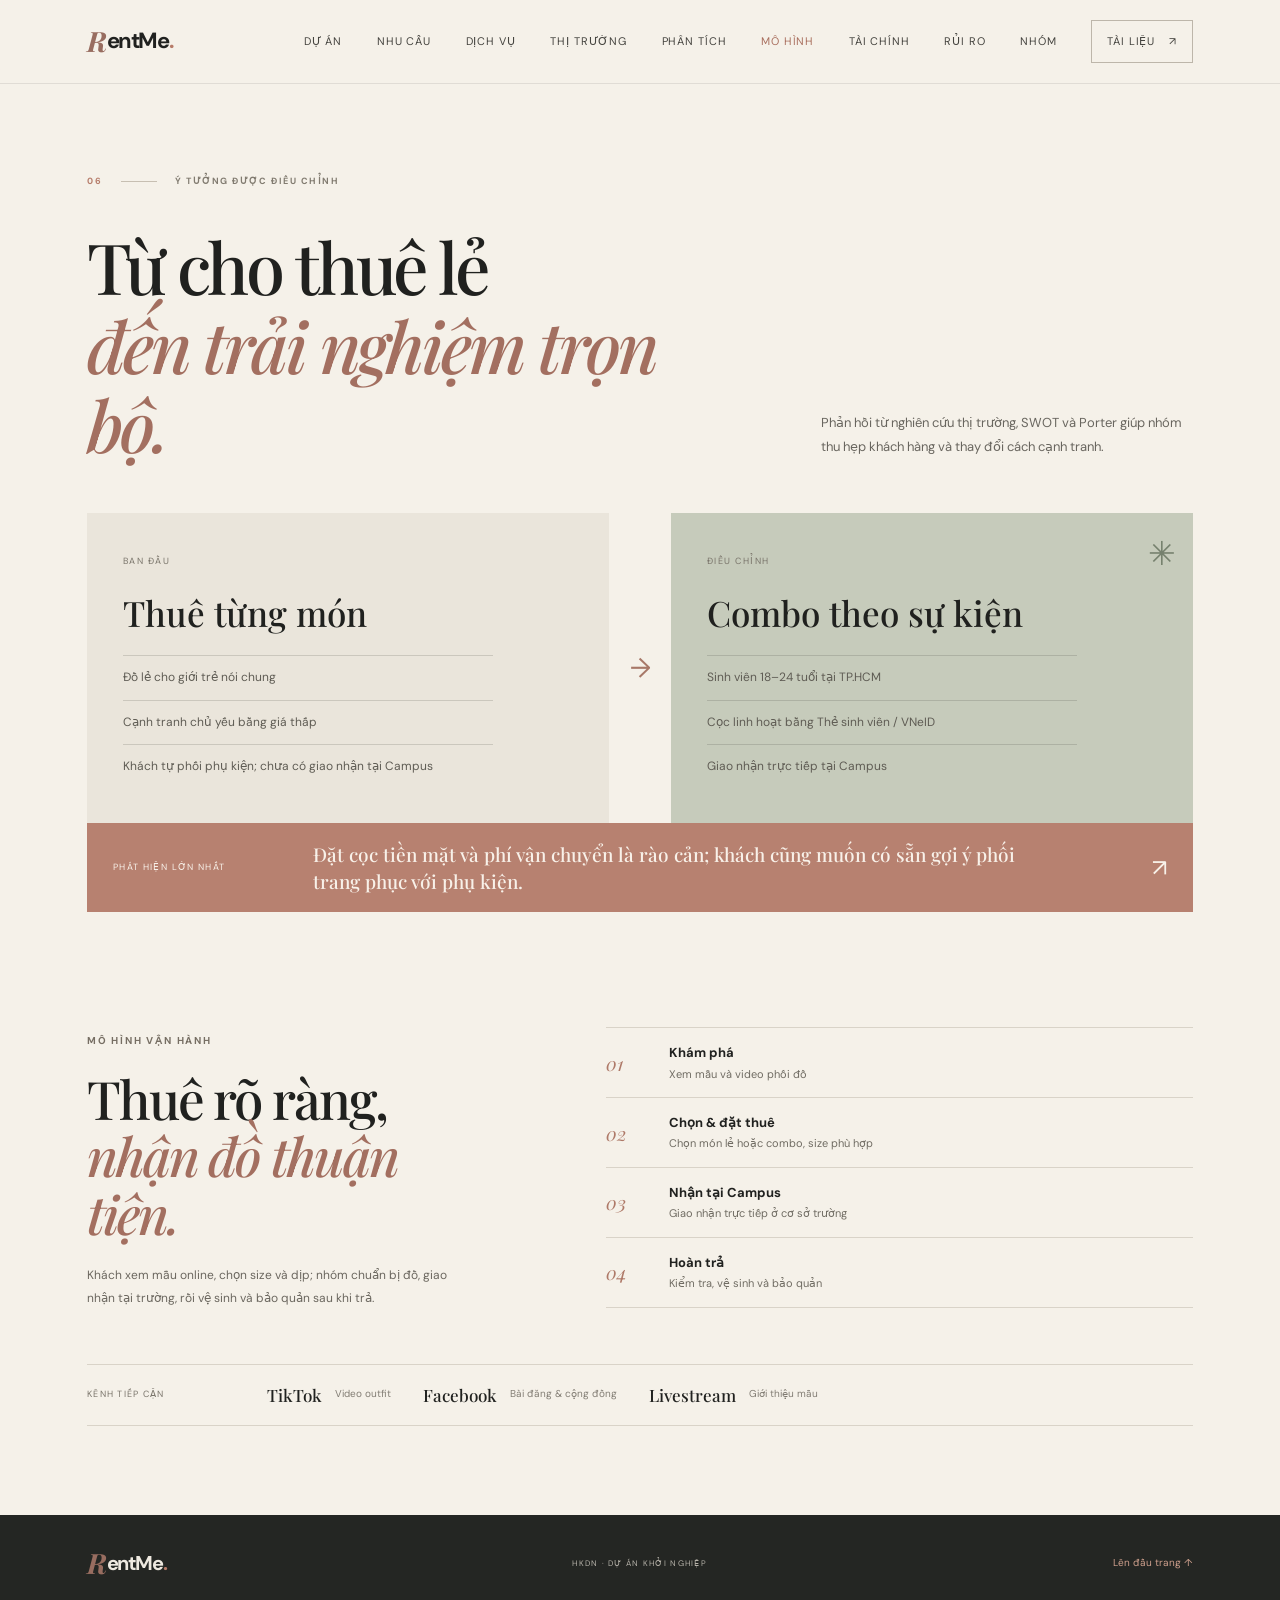
<file: rentme-multipage/rentme-multipage/model.html>
<!doctype html>
<html lang="vi">
<head>
  <meta charset="utf-8">
  <meta name="viewport" content="width=device-width, initial-scale=1">
  <meta name="theme-color" content="#f5f1e9">
  <meta name="description" content="RentMe – dự án thuê outfit và phụ kiện dành cho sinh viên, từ nhóm HKDN.">
  <title>RentMe — Mô hình vận hành</title>
  <link rel="preconnect" href="https://fonts.googleapis.com">
  <link rel="preconnect" href="https://fonts.gstatic.com" crossorigin>
  <link href="https://fonts.googleapis.com/css2?family=DM+Sans:wght@400;500;600;700&family=Playfair+Display:ital,wght@0,500;0,600;0,700;1,500;1,600&display=swap" rel="stylesheet">
  <link rel="stylesheet" href="style.css">
  <script src="script.js" defer></script>
</head>
<body data-page="model">
  <a class="skip-link" href="#main">Đến nội dung chính</a>
  <header class="site-header" id="top">
    <a class="wordmark" href="index.html#top" aria-label="RentMe, về đầu trang"><span class="wordmark-mark">R</span>entMe<span class="wordmark-dot">.</span></a>
    <button class="menu-toggle" type="button" aria-expanded="false" aria-controls="site-nav" aria-label="Mở menu"><span></span><span></span></button>
    <nav class="site-nav" id="site-nav" aria-label="Điều hướng chính">
      <a data-page="home" href="index.html#about">Dự án</a>
      <a data-page="problem" href="problem.html#problem">Nhu cầu</a>
      <a data-page="problem" href="problem.html#collection">Dịch vụ</a>
      <a data-page="market" href="market.html#market">Thị trường</a>
      <a data-page="analysis" href="analysis.html#analysis">Phân tích</a>
      <a data-page="model" href="model.html#evolution">Mô hình</a>
      <a data-page="finance" href="finance.html#finance">Tài chính</a>
      <a data-page="risks" href="risks.html#risks">Rủi ro</a>
      <a data-page="risks" href="risks.html#team">Nhóm</a>
      <a class="nav-cta" href="risks.html#references">Tài liệu <span aria-hidden="true">↗</span></a>
    </nav>
  </header>
  <main id="main">
    <section class="section evolution-section" id="evolution">
<div class="section-kicker"><span>06</span><span>Ý TƯỞNG ĐƯỢC ĐIỀU CHỈNH</span></div>
<div class="section-heading-row"><h2 class="display-heading">Từ cho thuê lẻ<br/><em>đến trải nghiệm trọn bộ.</em></h2><p class="section-aside">Phản hồi từ nghiên cứu thị trường, SWOT và Porter giúp nhóm thu hẹp khách hàng và thay đổi cách cạnh tranh.</p></div>
<div class="evolution-compare"><article class="evolution-side before"><span class="evo-label">BAN ĐẦU</span><h3>Thuê từng món</h3><ul><li>Đồ lẻ cho giới trẻ nói chung</li><li>Cạnh tranh chủ yếu bằng giá thấp</li><li>Khách tự phối phụ kiện; chưa có giao nhận tại Campus</li></ul></article><div aria-hidden="true" class="evolution-arrow">→</div><article class="evolution-side after"><span class="evo-label">ĐIỀU CHỈNH</span><h3>Combo theo sự kiện</h3><ul><li>Sinh viên 18–24 tuổi tại TP.HCM</li><li>Cọc linh hoạt bằng Thẻ sinh viên / VNeID</li><li>Giao nhận trực tiếp tại Campus</li></ul><span aria-hidden="true" class="after-spark">✳</span></article></div>
<div class="why-change"><span>PHÁT HIỆN LỚN NHẤT</span><p>Đặt cọc tiền mặt và phí vận chuyển là rào cản; khách cũng muốn có sẵn gợi ý phối trang phục với phụ kiện.</p><span class="change-mark">↗</span></div>
<div class="model-grid" id="model"><div><span class="eyebrow">MÔ HÌNH VẬN HÀNH</span><h3>Thuê rõ ràng,<br/><em>nhận đồ thuận tiện.</em></h3><p>Khách xem mẫu online, chọn size và dịp; nhóm chuẩn bị đồ, giao nhận tại trường, rồi vệ sinh và bảo quản sau khi trả.</p></div><div class="steps"><div class="step"><span>01</span><p><strong>Khám phá</strong><br/>Xem mẫu và video phối đồ</p></div><div class="step"><span>02</span><p><strong>Chọn &amp; đặt thuê</strong><br/>Chọn món lẻ hoặc combo, size phù hợp</p></div><div class="step"><span>03</span><p><strong>Nhận tại Campus</strong><br/>Giao nhận trực tiếp ở cơ sở trường</p></div><div class="step"><span>04</span><p><strong>Hoàn trả</strong><br/>Kiểm tra, vệ sinh và bảo quản</p></div></div></div>
<div class="channels"><span>KÊNH TIẾP CẬN</span><div><b>TikTok</b><i>Video outfit</i><b>Facebook</b><i>Bài đăng &amp; cộng đồng</i><b>Livestream</b><i>Giới thiệu mẫu</i></div></div>
</section>
  </main>
  <footer class="site-footer"><a class="wordmark" href="index.html#top"><span class="wordmark-mark">R</span>entMe<span class="wordmark-dot">.</span></a><span>HKDN · DỰ ÁN KHỞI NGHIỆP</span><a href="#top" class="footer-top">Lên đầu trang ↑</a></footer>
  <button class="back-to-top" type="button" aria-label="Cuộn về đầu trang">↑</button>
</body>
</html>
</file>
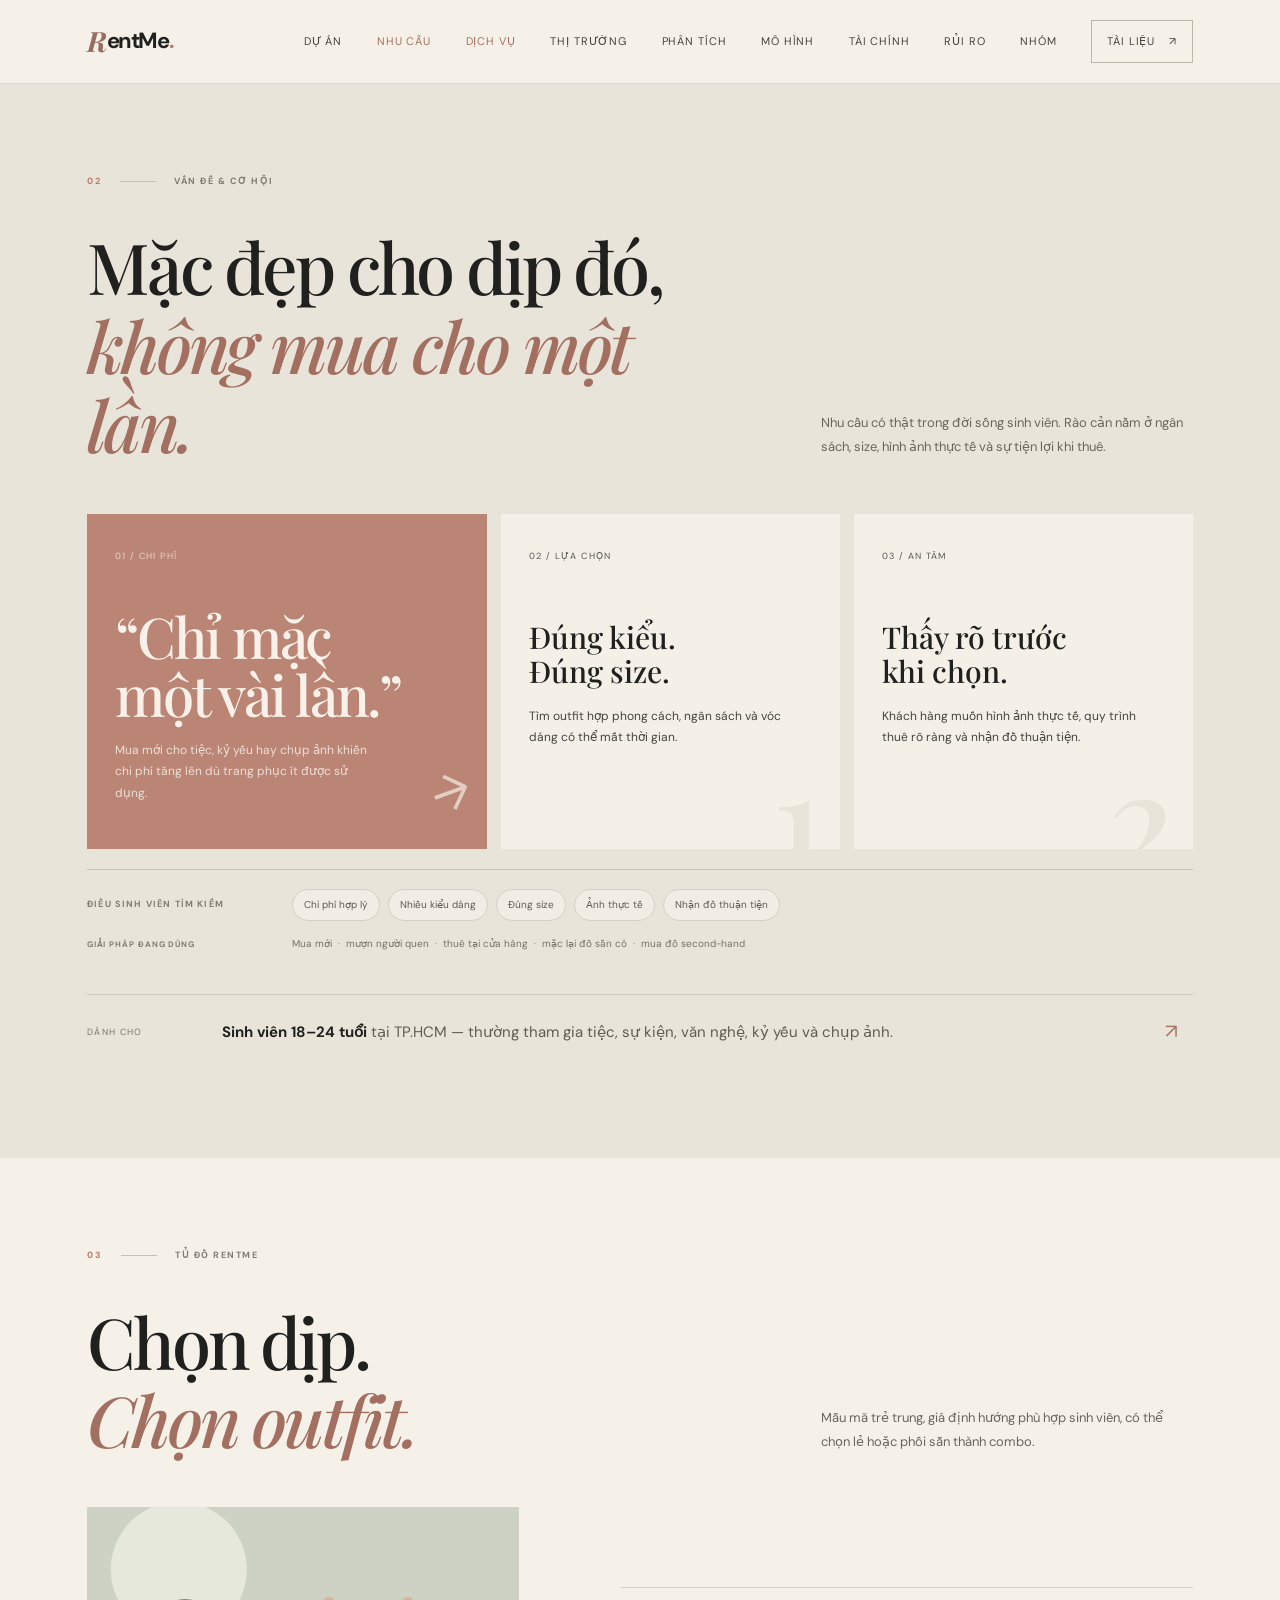
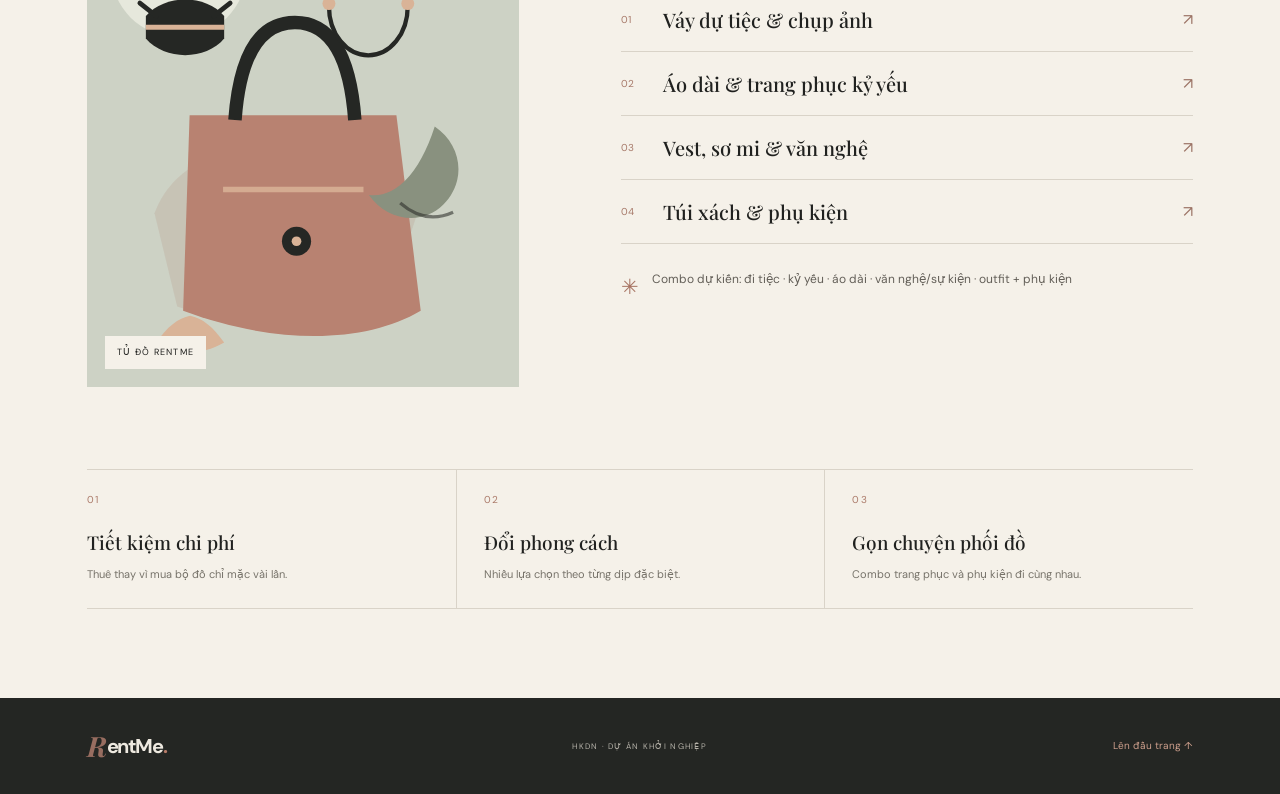
<file: rentme-multipage/rentme-multipage/problem.html>
<!doctype html>
<html lang="vi">
<head>
  <meta charset="utf-8">
  <meta name="viewport" content="width=device-width, initial-scale=1">
  <meta name="theme-color" content="#f5f1e9">
  <meta name="description" content="RentMe – dự án thuê outfit và phụ kiện dành cho sinh viên, từ nhóm HKDN.">
  <title>RentMe — Nhu cầu & tủ đồ</title>
  <link rel="preconnect" href="https://fonts.googleapis.com">
  <link rel="preconnect" href="https://fonts.gstatic.com" crossorigin>
  <link href="https://fonts.googleapis.com/css2?family=DM+Sans:wght@400;500;600;700&family=Playfair+Display:ital,wght@0,500;0,600;0,700;1,500;1,600&display=swap" rel="stylesheet">
  <link rel="stylesheet" href="style.css">
  <script src="script.js" defer></script>
</head>
<body data-page="problem">
  <a class="skip-link" href="#main">Đến nội dung chính</a>
  <header class="site-header" id="top">
    <a class="wordmark" href="index.html#top" aria-label="RentMe, về đầu trang"><span class="wordmark-mark">R</span>entMe<span class="wordmark-dot">.</span></a>
    <button class="menu-toggle" type="button" aria-expanded="false" aria-controls="site-nav" aria-label="Mở menu"><span></span><span></span></button>
    <nav class="site-nav" id="site-nav" aria-label="Điều hướng chính">
      <a data-page="home" href="index.html#about">Dự án</a>
      <a data-page="problem" href="problem.html#problem">Nhu cầu</a>
      <a data-page="problem" href="problem.html#collection">Dịch vụ</a>
      <a data-page="market" href="market.html#market">Thị trường</a>
      <a data-page="analysis" href="analysis.html#analysis">Phân tích</a>
      <a data-page="model" href="model.html#evolution">Mô hình</a>
      <a data-page="finance" href="finance.html#finance">Tài chính</a>
      <a data-page="risks" href="risks.html#risks">Rủi ro</a>
      <a data-page="risks" href="risks.html#team">Nhóm</a>
      <a class="nav-cta" href="risks.html#references">Tài liệu <span aria-hidden="true">↗</span></a>
    </nav>
  </header>
  <main id="main">
    <section class="section pain-section" id="problem">
<div class="section-kicker"><span>02</span><span>VẤN ĐỀ &amp; CƠ HỘI</span></div>
<div class="section-heading-row"><h2 class="display-heading">Mặc đẹp cho dịp đó,<br/><em>không mua cho một lần.</em></h2><p class="section-aside">Nhu cầu có thật trong đời sống sinh viên. Rào cản nằm ở ngân sách, size, hình ảnh thực tế và sự tiện lợi khi thuê.</p></div>
<div class="pain-grid">
<article class="pain-card pain-feature"><span class="card-index">01 / CHI PHÍ</span><div class="big-quote">“Chỉ mặc<br/>một vài lần.”</div><p>Mua mới cho tiệc, kỷ yếu hay chụp ảnh khiến chi phí tăng lên dù trang phục ít được sử dụng.</p><span aria-hidden="true" class="card-scribble">↗</span></article>
<article class="pain-card"><span class="card-index">02 / LỰA CHỌN</span><h3>Đúng kiểu.<br/>Đúng size.</h3><p>Tìm outfit hợp phong cách, ngân sách và vóc dáng có thể mất thời gian.</p><span class="pain-number">1</span></article>
<article class="pain-card"><span class="card-index">03 / AN TÂM</span><h3>Thấy rõ trước<br/>khi chọn.</h3><p>Khách hàng muốn hình ảnh thực tế, quy trình thuê rõ ràng và nhận đồ thuận tiện.</p><span class="pain-number">2</span></article>
</div>
<div class="needs-row"><span>ĐIỀU SINH VIÊN TÌM KIẾM</span><div><i>Chi phí hợp lý</i><i>Nhiều kiểu dáng</i><i>Đúng size</i><i>Ảnh thực tế</i><i>Nhận đồ thuận tiện</i></div></div>
<div class="current-solutions"><span>GIẢI PHÁP ĐANG DÙNG</span><p>Mua mới <i>·</i> mượn người quen <i>·</i> thuê tại cửa hàng <i>·</i> mặc lại đồ sẵn có <i>·</i> mua đồ second-hand</p></div>
<div class="audience-line"><span class="audience-label">DÀNH CHO</span><p><strong>Sinh viên 18–24 tuổi</strong> tại TP.HCM — thường tham gia tiệc, sự kiện, văn nghệ, kỷ yếu và chụp ảnh.</p><span aria-hidden="true" class="audience-arrow">↗</span></div>
</section>

    <section class="section collection-section" id="collection">
<div class="section-kicker"><span>03</span><span>TỦ ĐỒ RENTME</span></div>
<div class="section-heading-row"><h2 class="display-heading">Chọn dịp.<br/><em>Chọn outfit.</em></h2><p class="section-aside">Mẫu mã trẻ trung, giá định hướng phù hợp sinh viên, có thể chọn lẻ hoặc phối sẵn thành combo.</p></div>
<div class="collection-layout"><div class="collection-art"><img alt="Minh họa các phụ kiện thời trang trên nền xanh nhạt" src="assets/editorial-accessories.svg"/><span class="image-tag">TỦ ĐỒ RENTME</span></div><div class="collection-content"><div class="category-list"><div><span>01</span><h3>Váy dự tiệc &amp; chụp ảnh</h3><span class="category-mark">↗</span></div><div><span>02</span><h3>Áo dài &amp; trang phục kỷ yếu</h3><span class="category-mark">↗</span></div><div><span>03</span><h3>Vest, sơ mi &amp; văn nghệ</h3><span class="category-mark">↗</span></div><div><span>04</span><h3>Túi xách &amp; phụ kiện</h3><span class="category-mark">↗</span></div></div><p class="combo-note"><span class="combo-star">✳</span> Combo dự kiến: đi tiệc · kỷ yếu · áo dài · văn nghệ/sự kiện · outfit + phụ kiện</p></div></div>
<div class="value-strip"><div><span class="value-no">01</span><strong>Tiết kiệm chi phí</strong><p>Thuê thay vì mua bộ đồ chỉ mặc vài lần.</p></div><div><span class="value-no">02</span><strong>Đổi phong cách</strong><p>Nhiều lựa chọn theo từng dịp đặc biệt.</p></div><div><span class="value-no">03</span><strong>Gọn chuyện phối đồ</strong><p>Combo trang phục và phụ kiện đi cùng nhau.</p></div></div>
</section>
  </main>
  <footer class="site-footer"><a class="wordmark" href="index.html#top"><span class="wordmark-mark">R</span>entMe<span class="wordmark-dot">.</span></a><span>HKDN · DỰ ÁN KHỞI NGHIỆP</span><a href="#top" class="footer-top">Lên đầu trang ↑</a></footer>
  <button class="back-to-top" type="button" aria-label="Cuộn về đầu trang">↑</button>
</body>
</html>
</file>
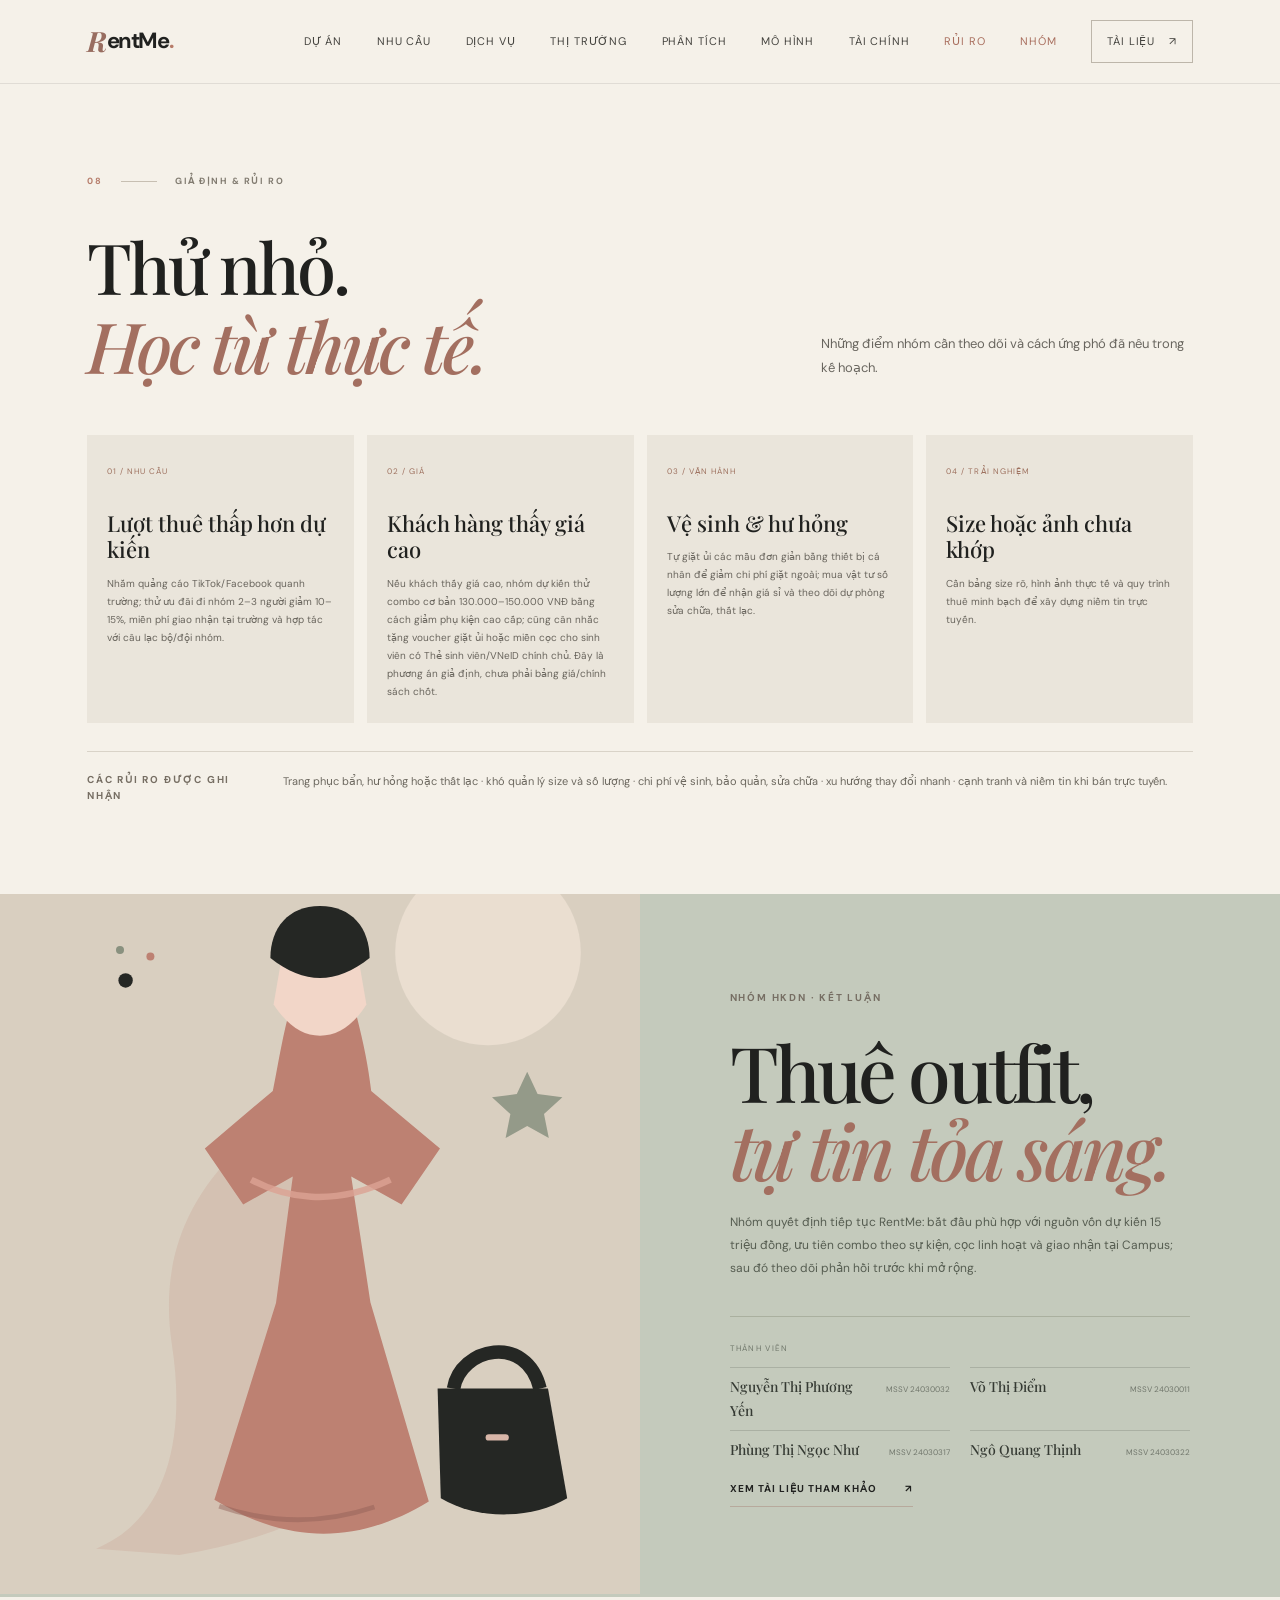
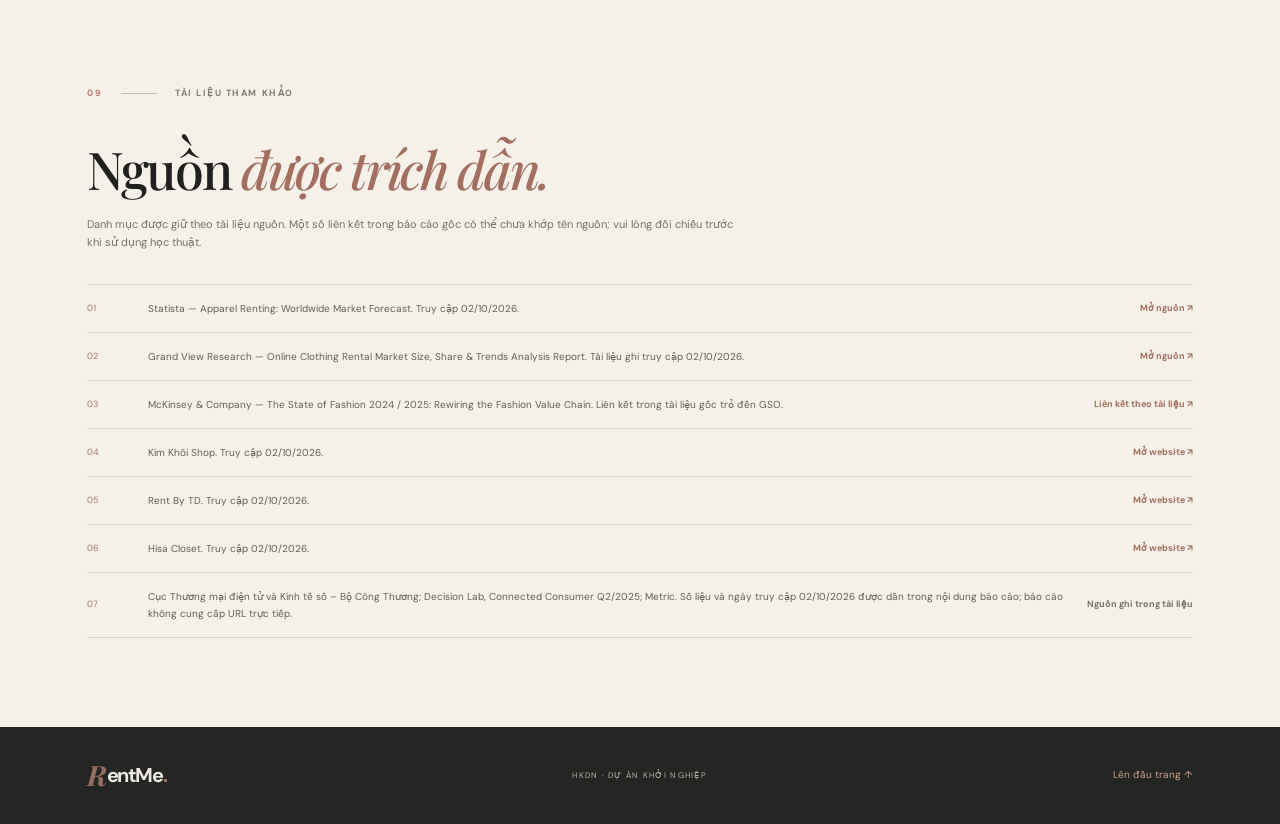
<file: rentme-multipage/rentme-multipage/risks.html>
<!doctype html>
<html lang="vi">
<head>
  <meta charset="utf-8">
  <meta name="viewport" content="width=device-width, initial-scale=1">
  <meta name="theme-color" content="#f5f1e9">
  <meta name="description" content="RentMe – dự án thuê outfit và phụ kiện dành cho sinh viên, từ nhóm HKDN.">
  <title>RentMe — Rủi ro, nhóm & tài liệu</title>
  <link rel="preconnect" href="https://fonts.googleapis.com">
  <link rel="preconnect" href="https://fonts.gstatic.com" crossorigin>
  <link href="https://fonts.googleapis.com/css2?family=DM+Sans:wght@400;500;600;700&family=Playfair+Display:ital,wght@0,500;0,600;0,700;1,500;1,600&display=swap" rel="stylesheet">
  <link rel="stylesheet" href="style.css">
  <script src="script.js" defer></script>
</head>
<body data-page="risks">
  <a class="skip-link" href="#main">Đến nội dung chính</a>
  <header class="site-header" id="top">
    <a class="wordmark" href="index.html#top" aria-label="RentMe, về đầu trang"><span class="wordmark-mark">R</span>entMe<span class="wordmark-dot">.</span></a>
    <button class="menu-toggle" type="button" aria-expanded="false" aria-controls="site-nav" aria-label="Mở menu"><span></span><span></span></button>
    <nav class="site-nav" id="site-nav" aria-label="Điều hướng chính">
      <a data-page="home" href="index.html#about">Dự án</a>
      <a data-page="problem" href="problem.html#problem">Nhu cầu</a>
      <a data-page="problem" href="problem.html#collection">Dịch vụ</a>
      <a data-page="market" href="market.html#market">Thị trường</a>
      <a data-page="analysis" href="analysis.html#analysis">Phân tích</a>
      <a data-page="model" href="model.html#evolution">Mô hình</a>
      <a data-page="finance" href="finance.html#finance">Tài chính</a>
      <a data-page="risks" href="risks.html#risks">Rủi ro</a>
      <a data-page="risks" href="risks.html#team">Nhóm</a>
      <a class="nav-cta" href="risks.html#references">Tài liệu <span aria-hidden="true">↗</span></a>
    </nav>
  </header>
  <main id="main">
    <section class="section risk-section" id="risks">
<div class="section-kicker"><span>08</span><span>GIẢ ĐỊNH &amp; RỦI RO</span></div>
<div class="section-heading-row"><h2 class="display-heading">Thử nhỏ.<br/><em>Học từ thực tế.</em></h2><p class="section-aside">Những điểm nhóm cần theo dõi và cách ứng phó đã nêu trong kế hoạch.</p></div>
<div class="risk-grid"><article><span>01 / NHU CẦU</span><h3>Lượt thuê thấp hơn dự kiến</h3><p>Nhắm quảng cáo TikTok/Facebook quanh trường; thử ưu đãi đi nhóm 2–3 người giảm 10–15%, miễn phí giao nhận tại trường và hợp tác với câu lạc bộ/đội nhóm.</p></article><article><span>02 / GIÁ</span><h3>Khách hàng thấy giá cao</h3><p>Nếu khách thấy giá cao, nhóm dự kiến thử combo cơ bản 130.000–150.000 VNĐ bằng cách giảm phụ kiện cao cấp; cũng cân nhắc tặng voucher giặt ủi hoặc miễn cọc cho sinh viên có Thẻ sinh viên/VNeID chính chủ. Đây là phương án giả định, chưa phải bảng giá/chính sách chốt.</p></article><article><span>03 / VẬN HÀNH</span><h3>Vệ sinh &amp; hư hỏng</h3><p>Tự giặt ủi các mẫu đơn giản bằng thiết bị cá nhân để giảm chi phí giặt ngoài; mua vật tư số lượng lớn để nhận giá sỉ và theo dõi dự phòng sửa chữa, thất lạc.</p></article><article><span>04 / TRẢI NGHIỆM</span><h3>Size hoặc ảnh chưa khớp</h3><p>Cần bảng size rõ, hình ảnh thực tế và quy trình thuê minh bạch để xây dựng niềm tin trực tuyến.</p></article></div>
<div class="risk-note"><span class="eyebrow">CÁC RỦI RO ĐƯỢC GHI NHẬN</span><p>Trang phục bẩn, hư hỏng hoặc thất lạc · khó quản lý size và số lượng · chi phí vệ sinh, bảo quản, sửa chữa · xu hướng thay đổi nhanh · cạnh tranh và niềm tin khi bán trực tuyến.</p></div>
</section>

    <section class="closing-section" id="team"><div class="closing-art"><img alt="Minh họa thời trang RentMe" src="assets/editorial-look.svg"/></div><div class="closing-copy"><span class="eyebrow">NHÓM HKDN · KẾT LUẬN</span><h2>Thuê outfit,<br/><em>tự tin tỏa sáng.</em></h2><p>Nhóm quyết định tiếp tục RentMe: bắt đầu phù hợp với nguồn vốn dự kiến 15 triệu đồng, ưu tiên combo theo sự kiện, cọc linh hoạt và giao nhận tại Campus; sau đó theo dõi phản hồi trước khi mở rộng.</p><div class="team-list"><span>THÀNH VIÊN</span><div class="team-members"><p>Nguyễn Thị Phương Yến <small>MSSV 24030032</small></p><p>Võ Thị Điểm <small>MSSV 24030011</small></p><p>Phùng Thị Ngọc Như <small>MSSV 24030317</small></p><p>Ngô Quang Thịnh <small>MSSV 24030322</small></p></div></div><a class="text-link" href="#references">Xem tài liệu tham khảo <span>↗</span></a></div></section>

    <section class="section references-section" id="references"><div class="section-kicker"><span>09</span><span>TÀI LIỆU THAM KHẢO</span></div><h2 class="display-heading">Nguồn <em>được trích dẫn.</em></h2><p class="reference-intro">Danh mục được giữ theo tài liệu nguồn. Một số liên kết trong báo cáo gốc có thể chưa khớp tên nguồn; vui lòng đối chiếu trước khi sử dụng học thuật.</p><ol class="reference-list"><li><span>01</span><p>Statista — Apparel Renting: Worldwide Market Forecast. Truy cập 02/10/2026.</p><a href="https://www.statista.com/outlook/cmo/apparel/worldwide" rel="noreferrer" target="_blank">Mở nguồn ↗</a></li><li><span>02</span><p>Grand View Research — Online Clothing Rental Market Size, Share &amp; Trends Analysis Report. Tài liệu ghi truy cập 02/10/2026.</p><a href="https://www.grandviewresearch.com/industry-analysis/online-clothing-rental-market" rel="noreferrer" target="_blank">Mở nguồn ↗</a></li><li><span>03</span><p>McKinsey &amp; Company — The State of Fashion 2024 / 2025: Rewiring the Fashion Value Chain. Liên kết trong tài liệu gốc trỏ đến GSO.</p><a href="https://www.gso.gov.vn/" rel="noreferrer" target="_blank">Liên kết theo tài liệu ↗</a></li><li><span>04</span><p>Kim Khôi Shop. Truy cập 02/10/2026.</p><a href="https://kimkhoishop.com/" rel="noreferrer" target="_blank">Mở website ↗</a></li><li><span>05</span><p>Rent By TD. Truy cập 02/10/2026.</p><a href="https://rentbytd.com/" rel="noreferrer" target="_blank">Mở website ↗</a></li><li><span>06</span><p>Hisa Closet. Truy cập 02/10/2026.</p><a href="https://hisacloset.id.vn/" rel="noreferrer" target="_blank">Mở website ↗</a></li><li><span>07</span><p>Cục Thương mại điện tử và Kinh tế số – Bộ Công Thương; Decision Lab, Connected Consumer Q2/2025; Metric. Số liệu và ngày truy cập 02/10/2026 được dẫn trong nội dung báo cáo; báo cáo không cung cấp URL trực tiếp.</p><span class="reference-source">Nguồn ghi trong tài liệu</span></li></ol></section>
  </main>
  <footer class="site-footer"><a class="wordmark" href="index.html#top"><span class="wordmark-mark">R</span>entMe<span class="wordmark-dot">.</span></a><span>HKDN · DỰ ÁN KHỞI NGHIỆP</span><a href="#top" class="footer-top">Lên đầu trang ↑</a></footer>
  <button class="back-to-top" type="button" aria-label="Cuộn về đầu trang">↑</button>
</body>
</html>
</file>
<file: rentme-multipage/rentme-multipage/style.css>
:root{--paper:#f5f1e9;--paper-2:#ebe5d9;--ink:#20211f;--muted:#6e6b63;--line:#d9d3c8;--rose:#db9f91;--rose-pale:#edd2c9;--sage:#c4cbb9;--sage-dark:#697665;--serif:"Playfair Display",Georgia,serif;--sans:"DM Sans",Arial,sans-serif;--gutter:clamp(22px,6.8vw,104px);--content:1320px}*{box-sizing:border-box}html{scroll-behavior:smooth;scroll-padding-top:86px}body{margin:0;background:var(--paper);color:var(--ink);font-family:var(--sans);font-size:15px;line-height:1.65;-webkit-font-smoothing:antialiased}img{display:block;max-width:100%}a{color:inherit}button{font:inherit}.skip-link{position:absolute;top:-50px;left:14px;background:var(--ink);color:white;padding:10px 16px;z-index:100}.skip-link:focus{top:12px}.site-header{height:84px;padding:0 var(--gutter);display:flex;align-items:center;justify-content:space-between;border-bottom:1px solid rgba(45,44,40,.1);position:sticky;top:0;z-index:20;background:rgba(245,241,233,.94);backdrop-filter:blur(12px)}.wordmark{text-decoration:none;font-size:22px;font-weight:700;letter-spacing:-1.4px;display:inline-flex;align-items:center}.wordmark-mark{font-family:var(--serif);font-style:italic;font-size:28px;margin-right:1px;color:#986d60}.wordmark-dot{color:#b77b68}.site-nav{display:flex;align-items:center;gap:clamp(16px,2.7vw,39px)}.site-nav a{text-decoration:none;font-size:11px;letter-spacing:.08em;text-transform:uppercase;color:#45443f;transition:color .2s}.site-nav a:hover,.text-link:hover{color:#a96f5e}.site-nav .nav-cta{border:1px solid #bdb6aa;padding:11px 15px}.nav-cta span{margin-left:10px}.menu-toggle{display:none}.section-wrap,.section{max-width:var(--content);margin:auto;padding-left:var(--gutter);padding-right:var(--gutter)}.hero{max-width:none;min-height:min(720px,calc(100svh - 84px));padding-top:clamp(60px,9vw,122px);padding-bottom:85px;display:grid;grid-template-columns:1fr .92fr;gap:7vw;align-items:center;position:relative}.hero-copy{max-width:610px}.eyebrow{font-size:10px;letter-spacing:.18em;font-weight:700;color:#766e63}.eyebrow-line{display:inline-block;width:30px;height:1px;background:#a97b6c;vertical-align:middle;margin-right:9px}.hero h1{font:500 clamp(58px,8.7vw,118px)/.97 var(--serif);letter-spacing:-.065em;margin:31px 0 26px}.hero h1 em,.display-heading em,.competitor-heading h3 em,.porter-intro h3 em,.model-grid h3 em,.closing-copy h2 em{font-weight:500;color:#a36f60}.hero-lede{font-size:16px;max-width:430px;color:#625f58;line-height:1.8;margin:0 0 28px}.button{display:inline-flex;align-items:center;gap:25px;padding:15px 20px;text-decoration:none;font-size:11px;text-transform:uppercase;letter-spacing:.11em;font-weight:700;transition:transform .2s,background .2s}.button:hover{transform:translateY(-2px)}.button-dark{background:var(--ink);color:var(--paper)}.hero-note{font-size:11px;color:#77736a;margin-top:17px;letter-spacing:.04em}.hero-art{height:min(580px,66vw);min-height:410px;position:relative;background:#d9cfc0;overflow:hidden}.hero-art>img{height:100%;width:100%;object-fit:cover}.art-stamp{position:absolute;top:22px;left:22px;z-index:1;font-size:9px;font-weight:700;letter-spacing:.16em;line-height:1.55;border:1px solid rgba(32,33,31,.55);padding:9px 11px;transform:rotate(-7deg)}.art-caption{position:absolute;bottom:0;left:0;width:100%;display:flex;justify-content:space-between;padding:15px 18px;background:rgba(245,241,233,.89);font-size:9px;letter-spacing:.1em;text-transform:uppercase}.hero-index{position:absolute;bottom:28px;left:var(--gutter);font-size:9px;letter-spacing:.18em;color:#817c72}.ticker{overflow:hidden;background:#222421;color:var(--paper);padding:12px 0;white-space:nowrap}.ticker div{width:max-content;animation:marquee 35s linear infinite;font-size:10px;letter-spacing:.2em;font-weight:600}.ticker i{font-style:normal;color:#e0a899;padding:0 24px}@keyframes marquee{to{transform:translateX(-50%)}}.section{padding-top:clamp(75px,10vw,142px);padding-bottom:clamp(75px,10vw,142px)}.section-kicker{display:flex;align-items:center;gap:19px;color:#817b70;font-size:9px;letter-spacing:.17em;font-weight:700;margin-bottom:40px}.section-kicker span:first-child{color:#b67d6b}.section-kicker span:last-child{display:flex;align-items:center;gap:18px}.section-kicker span:last-child:before{content:"";display:block;width:36px;height:1px;background:#c7bfb2}.intro-grid,.section-heading-row{display:grid;grid-template-columns:1.25fr .75fr;gap:9vw;align-items:end}.display-heading{font:500 clamp(39px,5.5vw,73px)/1.12 var(--serif);letter-spacing:-.045em;margin:0}.intro-text{max-width:430px;color:#625f58}.intro-text p{margin:0 0 15px}.text-link{display:inline-flex;gap:28px;align-items:center;text-decoration:none;text-transform:uppercase;letter-spacing:.1em;font-size:10px;font-weight:700;border-bottom:1px solid #b7a99c;padding-bottom:9px;margin-top:12px}.decision-ribbon{margin-top:72px;border-top:1px solid var(--line);border-bottom:1px solid var(--line);padding:23px 0;display:grid;grid-template-columns:1fr 1.5fr auto;align-items:center;gap:35px;position:relative}.decision-ribbon>div{display:flex;align-items:center;gap:24px}.decision-label{font-size:9px;letter-spacing:.14em;color:#77736b}.decision-ribbon strong{font:600 24px var(--serif);color:#78816f}.decision-ribbon p{margin:0;color:#69665f;max-width:490px;font-size:13px}.decision-star{font-size:29px;color:#bc8775}.pain-section{background:#e9e4da;max-width:none;padding-left:max(var(--gutter),calc((100vw - var(--content))/2 + var(--gutter)));padding-right:max(var(--gutter),calc((100vw - var(--content))/2 + var(--gutter)))}.pain-section>.section-kicker,.collection-section>.section-kicker,.market-section>.section-kicker,.analysis-section>.section-kicker,.evolution-section>.section-kicker,.finance-section>.section-kicker,.risk-section>.section-kicker,.references-section>.section-kicker{margin-bottom:39px}.section-aside{max-width:385px;margin:0 0 6px;color:#69665f;font-size:13px;line-height:1.8}.pain-grid{display:grid;grid-template-columns:1.18fr 1fr 1fr;gap:14px;margin-top:50px}.pain-card{min-height:335px;padding:28px;position:relative;overflow:hidden;background:#f4f0e8}.pain-feature{background:#ba8574;color:#f9f1e9}.card-index{font-size:9px;letter-spacing:.15em;opacity:.74}.big-quote{font:500 clamp(35px,4.4vw,58px)/1.04 var(--serif);letter-spacing:-.04em;margin:40px 0 16px}.pain-card p{font-size:12px;max-width:260px;line-height:1.8;color:inherit;opacity:.83}.card-scribble{position:absolute;right:22px;bottom:17px;font-size:48px;transform:rotate(25deg);opacity:.68}.pain-card h3{font:500 30px/1.13 var(--serif);margin:54px 0 17px}.pain-number{position:absolute;right:16px;bottom:-30px;font:500 140px/.9 var(--serif);color:#e9e4da}.audience-line{border-top:1px solid #cfc8bc;margin-top:25px;padding:20px 0;display:grid;grid-template-columns:120px 1fr 28px;align-items:center;gap:15px}.audience-label{font-size:9px;letter-spacing:.15em;color:#7a756d}.audience-line p{margin:0;color:#5f5c55}.audience-line strong{color:var(--ink)}.audience-arrow{font-size:20px;color:#a77463}.collection-layout{display:grid;grid-template-columns:.86fr 1.14fr;gap:8vw;margin-top:48px;align-items:center}.collection-art{height:480px;position:relative;background:#cdd2c5}.collection-art img{width:100%;height:100%;object-fit:cover}.image-tag{position:absolute;bottom:18px;left:18px;padding:9px 12px;background:var(--paper);font-size:9px;letter-spacing:.14em}.category-list>div{display:grid;grid-template-columns:42px 1fr auto;align-items:center;border-bottom:1px solid var(--line);padding:18px 0}.category-list>div:first-child{border-top:1px solid var(--line)}.category-list>div>span:first-child{font-size:10px;color:#a67868}.category-list h3{font:500 20px var(--serif);margin:0}.category-mark{font-size:16px;color:#9b7365}.combo-note{display:flex;gap:13px;align-items:flex-start;color:#635f58;font-size:12px;line-height:1.8;margin:25px 0 0}.combo-star{color:#a77463;font-size:21px}.value-strip{border-top:1px solid var(--line);border-bottom:1px solid var(--line);margin-top:82px;display:grid;grid-template-columns:repeat(3,1fr)}.value-strip>div{padding:22px 27px 24px 0;position:relative}.value-strip>div+div{border-left:1px solid var(--line);padding-left:27px}.value-no{display:block;color:#aa7968;font-size:10px;letter-spacing:.12em;margin-bottom:20px}.value-strip strong{font:500 19px var(--serif)}.value-strip p{color:#77736a;font-size:11px;margin:8px 0 0}.market-section{max-width:none;background:#eae5db;padding-left:max(var(--gutter),calc((100vw - var(--content))/2 + var(--gutter)));padding-right:max(var(--gutter),calc((100vw - var(--content))/2 + var(--gutter)))}.market-metrics{display:grid;grid-template-columns:repeat(3,1fr);gap:14px;margin-top:50px}.metric-card{padding:27px;min-height:265px;position:relative;overflow:hidden}.metric-dark{background:#252724;color:var(--paper)}.metric-rose{background:#d8b6a8}.metric-sage{background:#c6cbbb}.metric-label{font-size:9px;letter-spacing:.12em;display:block;max-width:220px;line-height:1.6}.metric-card strong{display:block;font:500 clamp(35px,4vw,55px)/1 var(--serif);letter-spacing:-.05em;margin:32px 0 11px}.metric-card strong span{font:500 .45em var(--sans);letter-spacing:0}.metric-card p{font-size:13px;max-width:260px;margin:0}.metric-card small{display:block;font-size:9px;line-height:1.6;max-width:250px;opacity:.73;margin-top:22px}.metric-deco{position:absolute;right:16px;top:48px;font-size:34px;opacity:.45}.research-note{display:flex;gap:15px;padding:19px 20px;border:1px solid #d1c9bc;margin-top:17px;align-items:flex-start}.note-icon{width:21px;height:21px;border:1px solid #9d7666;border-radius:50%;color:#9d7666;text-align:center;font:600 12px/20px var(--serif);flex:none}.research-note p{margin:0;font-size:12px;color:#625f58;line-height:1.8}.competitor-heading{display:flex;justify-content:space-between;align-items:end;margin:87px 0 27px}.competitor-heading h3,.porter-intro h3,.model-grid h3{font:500 clamp(34px,4.2vw,53px)/1.08 var(--serif);letter-spacing:-.04em;margin:15px 0 0}.competitor-heading>p{max-width:270px;font-size:11px;color:#706c63;line-height:1.8;margin:0}.table-scroll{overflow-x:auto}.competitor-table,.finance-table{border-collapse:collapse;width:100%;min-width:600px;text-align:left}.competitor-table th,.competitor-table td{padding:17px 14px;border-bottom:1px solid #d0c8bc;vertical-align:top}.competitor-table thead th{font-size:9px;text-transform:uppercase;letter-spacing:.14em;color:#7b746b;border-top:1px solid #c9c1b5}.competitor-table tbody th{font:500 18px var(--serif);width:17%}.competitor-table td{font-size:11px;line-height:1.75;color:#625e56}.competitor-table td:nth-child(2){width:40%}.competitor-table td a{display:inline-block;white-space:nowrap;color:#9e6e5e;text-decoration:none;font-size:10px;font-weight:700;margin-top:8px}.table-footnote{font-size:10px;color:#7d776d}.analysis-section{max-width:none;background:#242623;color:#f4f0e8;padding-left:max(var(--gutter),calc((100vw - var(--content))/2 + var(--gutter)));padding-right:max(var(--gutter),calc((100vw - var(--content))/2 + var(--gutter)))}.analysis-section .section-kicker{color:#bbb5a9}.analysis-section .section-aside{color:#bbb6ac}.swot-grid{display:grid;grid-template-columns:repeat(4,1fr);gap:1px;background:#474842;margin-top:51px;border:1px solid #474842}.swot-card{background:#2b2d29;padding:24px 21px;min-height:255px}.swot-card>span{font-size:9px;letter-spacing:.14em;color:#d0a18e}.swot-card h3{font:500 25px var(--serif);margin:29px 0 13px}.swot-card p{font-size:11px;line-height:1.75;color:#dedad2;margin:0}.swot-card small{display:block;font-size:10px;line-height:1.7;color:#aaa69d;margin-top:16px}.swot-w>span{color:#cdbb89}.swot-o>span{color:#afc2a4}.swot-t>span{color:#d09589}.porter-block{display:grid;grid-template-columns:.75fr 1.25fr;gap:9vw;margin-top:95px}.porter-intro h3{font-size:clamp(34px,4vw,49px)}.porter-intro p{max-width:335px;color:#c3beb4;font-size:12px;line-height:1.8;margin-top:20px}.porter-row{display:grid;grid-template-columns:1fr auto;gap:7px 15px;border-bottom:1px solid #454740;padding:14px 0}.porter-row:first-child{border-top:1px solid #454740}.porter-name{font-size:12px;font-weight:600}.pressure{font-size:9px;text-transform:uppercase;letter-spacing:.12em;padding:4px 8px}.pressure.high{color:#edb19e;background:#533d36}.pressure.mid{color:#d9cd9c;background:#464433}.porter-row p{grid-column:1/-1;margin:0;color:#aaa69d;font-size:10px}.evolution-section{padding-bottom:95px}.evolution-compare{display:grid;grid-template-columns:1fr 62px 1fr;align-items:stretch;margin-top:49px}.evolution-side{padding:34px 36px;position:relative;overflow:hidden}.before{background:#eae5db}.after{background:#c6cbbb}.evo-label{font-size:9px;letter-spacing:.16em;color:#79746a}.evolution-side h3{font:500 35px var(--serif);margin:17px 0 19px}.evolution-side ul{list-style:none;padding:0;margin:0;max-width:370px}.evolution-side li{border-top:1px solid rgba(50,49,44,.17);padding:12px 0;font-size:12px;color:#5f5c54}.evolution-arrow{display:grid;place-items:center;font-size:27px;color:#a77868}.after-spark{position:absolute;right:17px;top:14px;font-size:33px;color:#76816e}.why-change{background:#b78170;color:#f8f1e9;padding:18px 26px;display:grid;grid-template-columns:180px 1fr auto;gap:20px;align-items:center}.why-change>span:first-child{font-size:9px;letter-spacing:.15em}.why-change p{font:500 19px/1.4 var(--serif);margin:0;max-width:730px}.change-mark{font-size:24px}.model-grid{padding-top:clamp(72px,9vw,120px);display:grid;grid-template-columns:.8fr 1.2fr;gap:10vw;align-items:start}.model-grid h3{margin-top:18px}.model-grid>div:first-child>p{color:#6b675f;font-size:12px;line-height:1.9;max-width:365px;margin-top:22px}.step{display:grid;grid-template-columns:48px 1fr;gap:15px;border-top:1px solid var(--line);padding:14px 0;align-items:center}.step:last-child{border-bottom:1px solid var(--line)}.step>span{font:italic 19px var(--serif);color:#ae7968}.step p{font-size:11px;color:#706c63;margin:0;line-height:1.7}.step strong{font-size:13px;color:var(--ink)}.channels{margin-top:42px;border-top:1px solid var(--line);border-bottom:1px solid var(--line);padding:19px 0;display:grid;grid-template-columns:180px 1fr;align-items:center}.channels>span{font-size:9px;letter-spacing:.14em;color:#79746a}.channels>div{display:flex;align-items:center;gap:13px;flex-wrap:wrap}.channels b{font:500 17px var(--serif)}.channels i{font-size:10px;font-style:normal;color:#817c73;margin-right:19px}.finance-section{background:#e8e3d9;max-width:none;padding-left:max(var(--gutter),calc((100vw - var(--content))/2 + var(--gutter)));padding-right:max(var(--gutter),calc((100vw - var(--content))/2 + var(--gutter)))}.finance-banner{display:grid;grid-template-columns:1fr 330px;gap:7vw;align-items:center;padding:0 0 54px;border-bottom:1px solid #cfc8bd}.finance-banner .display-heading{margin-top:13px}.banner-copy{max-width:435px;font-size:12px;color:#6c685f;line-height:1.8;margin:21px 0 0}.capital-stamp{min-height:205px;background:#252724;color:#f6f1e9;padding:25px;display:flex;flex-direction:column;justify-content:center;position:relative;overflow:hidden}.capital-stamp>span{font-size:9px;letter-spacing:.16em;color:#d8a392}.capital-stamp strong{font:500 clamp(28px,3vw,40px) var(--serif);letter-spacing:-.04em;margin-top:18px}.capital-stamp small{font-size:10px;color:#bcb8af}.capital-stamp i{font-style:normal;font-size:62px;color:#bd8b79;position:absolute;right:16px;bottom:-20px;opacity:.6}.finance-kpis{display:grid;grid-template-columns:repeat(4,1fr);gap:0;border-bottom:1px solid #cfc8bd}.finance-kpis article{padding:26px 19px 27px 0}.finance-kpis article+article{border-left:1px solid #cfc8bd;padding-left:19px}.finance-kpis article>span{display:block;font-size:8px;letter-spacing:.11em;color:#78736a;min-height:30px}.finance-kpis strong{display:block;font:500 clamp(22px,2.4vw,31px) var(--serif);letter-spacing:-.04em;margin:9px 0}.finance-kpis strong small{font:500 10px var(--sans);letter-spacing:0}.finance-kpis p{font-size:10px;color:#767168;margin:0;line-height:1.7}.finance-chart-wrap{background:#f4f0e8;padding:29px;margin-top:34px}.chart-heading{display:flex;justify-content:space-between;align-items:end;margin-bottom:26px}.chart-heading h3,.finance-details h3{font:500 24px var(--serif);margin:8px 0 0}.chart-unit{font-size:10px;color:#777168}.revenue-chart{position:relative;padding:0 0 0 95px}.chart-y-label{position:absolute;left:0;top:0;font-size:8px;letter-spacing:.08em;color:#8b857a;writing-mode:vertical-rl;transform:rotate(180deg)}.bar-row{display:grid;grid-template-columns:145px 1fr 85px;align-items:center;gap:12px;margin:18px 0}.bar-row>span{font-size:10px;color:#625f58}.bar-row>b{font-size:10px;text-align:right}.bar-track{height:21px;background:#e7e1d6;position:relative}.bar-track:before,.bar-track:after{content:"";position:absolute;top:-4px;bottom:-4px;width:1px;background:#d1cabe;left:28.57%}.bar-track:after{left:57.14%}.bar{height:100%;width:0;transition:width 1s cubic-bezier(.2,.7,.2,1);position:relative;z-index:1}.bar-a{background:#b88271}.bar-b{background:#89917f}.bar-c{background:#d9b397}.is-visible .bar-a{width:43.5%}.is-visible .bar-b{width:52.2%}.is-visible .bar-c{width:4.3%}.chart-axis{display:flex;justify-content:space-between;margin:11px 97px 0 157px;border-top:1px solid #d7d0c4;padding-top:7px;color:#898378;font-size:8px}.chart-legend{display:flex;gap:23px;margin:22px 0 0 157px;font-size:9px;color:#6e6a62}.chart-legend span{display:flex;align-items:center;gap:7px}.chart-legend i{width:8px;height:8px;display:inline-block}.legend-a{background:#b88271}.legend-b{background:#89917f}.legend-c{background:#d9b397}.finance-details{display:grid;grid-template-columns:1fr 1fr;gap:5vw;margin-top:57px}.finance-details h3{margin:11px 0 21px}.finance-table{min-width:0}.finance-table th,.finance-table td{padding:11px 5px;border-bottom:1px solid #d2cabe;font-size:10px}.finance-table th{font-size:8px;color:#7b766d;text-transform:uppercase;letter-spacing:.12em}.finance-table td:last-child,.finance-table th:last-child{text-align:right;white-space:nowrap}.finance-table .table-total td{font-weight:700;border-top:1px solid #9f978b}.assumptions{border-top:1px solid #cfc8bd;margin-top:57px;padding-top:23px}.assumption-timeline{display:grid;grid-template-columns:repeat(3,1fr);gap:12px;margin-top:17px}.assumption-timeline>div{border-left:2px solid #b7806f;padding:9px 16px}.assumption-timeline>div:nth-child(2){border-color:#89917f}.assumption-timeline>div:nth-child(3){border-color:#d2a781}.assumption-timeline span,.assumption-timeline small{display:block;font-size:9px;color:#777168}.assumption-timeline strong{display:block;font:500 27px var(--serif);margin:5px 0}.assumptions>p{font-size:10px;line-height:1.8;color:#716d64;max-width:920px;margin-top:19px}.finance-caveat{display:flex;gap:13px;padding:17px;background:#d8c4b7;margin-top:25px}.finance-caveat>span{width:22px;height:22px;border:1px solid #8b5f50;border-radius:50%;color:#8b5f50;text-align:center;font-weight:700;line-height:21px;flex:none}.finance-caveat p{font-size:10px;line-height:1.8;color:#514c45;margin:0}.risk-section{padding-bottom:128px}.risk-grid{display:grid;grid-template-columns:repeat(4,1fr);gap:13px;margin-top:50px}.risk-grid article{padding:22px 20px;background:#eae5db;min-height:229px}.risk-grid article>span{font-size:8px;letter-spacing:.13em;color:#9e715f}.risk-grid h3{font:500 22px/1.2 var(--serif);margin:28px 0 12px}.risk-grid p{font-size:10px;line-height:1.8;color:#69655d;margin:0}.risk-note{border-top:1px solid var(--line);margin-top:28px;padding-top:20px;display:grid;grid-template-columns:180px 1fr;gap:16px}.risk-note p{font-size:11px;color:#6c685f;margin:0}.closing-section{background:#c4cabc;display:grid;grid-template-columns:1fr 1fr;min-height:590px}.closing-art{max-height:700px;overflow:hidden}.closing-art img{width:100%;height:100%;object-fit:cover}.closing-copy{padding:clamp(40px,7vw,95px);align-self:center}.closing-copy h2{font:500 clamp(46px,6vw,77px)/1.02 var(--serif);letter-spacing:-.05em;margin:23px 0}.closing-copy>p{font-size:12px;line-height:1.9;color:#565d51;max-width:480px}.team-list{border-top:1px solid #aab09f;margin-top:36px;padding-top:17px}.team-list>span{font-size:8px;letter-spacing:.16em;color:#70776b}.team-list p{font:500 16px/1.8 var(--serif);margin:8px 0;color:#353a33}.team-list i{font:normal 11px var(--sans);color:#8d7569;padding:0 3px}.references-section{padding-top:95px;padding-bottom:95px}.references-section .display-heading{font-size:52px}.reference-intro{max-width:650px;color:#777168;font-size:11px;margin:16px 0 33px}.reference-list{padding:0;margin:0;list-style:none}.reference-list li{display:grid;grid-template-columns:45px 1fr auto;gap:16px;align-items:center;border-top:1px solid var(--line);padding:15px 0}.reference-list li:last-child{border-bottom:1px solid var(--line)}.reference-list li>span:first-child{font-size:9px;color:#a67766}.reference-list p{font-size:10px;color:#625f58;margin:0;line-height:1.7}.reference-list a,.reference-source{font-size:9px;text-decoration:none;color:#a16f5e;font-weight:700;white-space:nowrap}.reference-source{color:#79746b}.site-footer{padding:25px var(--gutter);display:flex;align-items:center;justify-content:space-between;background:#242623;color:#eee9e0}.site-footer .wordmark{font-size:20px}.site-footer>span{font-size:8px;letter-spacing:.16em;color:#b6b2a9}.footer-top{text-decoration:none;font-size:10px;color:#d0a18e}.back-to-top{position:fixed;right:22px;bottom:22px;width:42px;height:42px;border:0;border-radius:50%;background:#262824;color:#f5f1e9;font-size:20px;cursor:pointer;opacity:0;pointer-events:none;transform:translateY(10px);transition:.25s;z-index:15}.back-to-top.visible{opacity:1;pointer-events:auto;transform:none}.reveal{opacity:0;transform:translateY(18px);transition:opacity .65s ease,transform .65s ease}.reveal.is-visible{opacity:1;transform:none}.no-js .reveal{opacity:1;transform:none}::selection{background:#b88271;color:#fff}
@media(max-width:900px){.site-nav{gap:17px}.site-nav a{font-size:9px}.hero{gap:4vw}.hero-art{min-height:360px}.swot-grid{grid-template-columns:repeat(2,1fr)}.finance-kpis{grid-template-columns:repeat(2,1fr)}.finance-kpis article:nth-child(3){border-left:0;padding-left:0;border-top:1px solid #cfc8bd}.finance-kpis article:nth-child(4){border-top:1px solid #cfc8bd}.risk-grid{grid-template-columns:repeat(2,1fr)}.closing-section{min-height:500px}}
@media(max-width:680px){html{scroll-padding-top:69px}.site-header{height:68px}.menu-toggle{display:flex;width:42px;height:42px;border:1px solid var(--line);background:transparent;align-items:center;justify-content:center;flex-direction:column;gap:5px;cursor:pointer}.menu-toggle span{display:block;width:17px;height:1px;background:var(--ink)}.site-nav{display:none;position:absolute;top:67px;left:0;right:0;background:var(--paper);padding:12px var(--gutter) 22px;border-bottom:1px solid var(--line);align-items:stretch;flex-direction:column;gap:0}.site-nav.open{display:flex}.site-nav a{font-size:11px;padding:12px 0;border-bottom:1px solid rgba(50,49,44,.09)}.site-nav .nav-cta{border:0;padding:13px 0 7px}.hero{padding-top:54px;padding-bottom:54px;display:flex;flex-direction:column;align-items:stretch;gap:32px;min-height:0}.hero h1{font-size:clamp(58px,15vw,83px);margin:24px 0 19px}.hero-lede{font-size:14px}.hero-art{height:105vw;min-height:350px;max-height:500px}.hero-index{display:none}.section{padding-top:76px;padding-bottom:76px}.section-kicker{margin-bottom:29px}.intro-grid,.section-heading-row{grid-template-columns:1fr;gap:20px}.display-heading{font-size:clamp(40px,11vw,57px)}.intro-text{font-size:13px}.decision-ribbon{margin-top:42px;grid-template-columns:1fr auto;gap:10px;padding:18px 0}.decision-ribbon>div{grid-column:1/-1;justify-content:space-between}.decision-ribbon p{font-size:11px}.decision-star{grid-column:2;grid-row:2}.pain-grid{grid-template-columns:1fr;gap:11px;margin-top:30px}.pain-card{min-height:250px;padding:23px}.pain-feature{min-height:290px}.pain-card h3{margin:38px 0 11px}.big-quote{margin:34px 0 12px}.audience-line{grid-template-columns:78px 1fr 18px;gap:7px}.audience-line p{font-size:11px}.collection-layout{grid-template-columns:1fr;gap:27px;margin-top:30px}.collection-art{height:105vw;max-height:470px}.category-list h3{font-size:17px}.value-strip{grid-template-columns:1fr;margin-top:49px}.value-strip>div,.value-strip>div+div{border-left:0;padding:16px 0;border-bottom:1px solid var(--line)}.value-no{margin-bottom:8px}.value-strip>div:last-child{border-bottom:0}.market-metrics{grid-template-columns:1fr;margin-top:30px}.metric-card{min-height:225px}.metric-card strong{font-size:47px}.competitor-heading{display:block;margin-top:60px}.competitor-heading>p{margin-top:18px}.competitor-table{min-width:650px}.swot-grid{grid-template-columns:1fr 1fr;margin-top:30px}.swot-card{padding:18px 14px;min-height:265px}.swot-card h3{font-size:22px;margin-top:22px}.porter-block{grid-template-columns:1fr;gap:30px;margin-top:67px}.porter-row{grid-template-columns:1fr auto}.evolution-compare{grid-template-columns:1fr;margin-top:30px}.evolution-arrow{height:50px;transform:rotate(90deg)}.evolution-side{padding:25px 22px}.evolution-side h3{font-size:31px}.why-change{grid-template-columns:1fr auto;gap:10px;padding:18px}.why-change>span:first-child{grid-column:1/-1}.why-change p{font-size:17px}.model-grid{grid-template-columns:1fr;gap:32px;padding-top:74px}.channels{grid-template-columns:1fr;gap:16px}.channels>div{gap:9px}.channels b{font-size:15px}.channels i{margin-right:8px}.finance-banner{grid-template-columns:1fr;gap:27px;padding-bottom:35px}.capital-stamp{min-height:168px}.finance-kpis strong{font-size:24px}.finance-kpis article{padding:19px 10px 20px 0}.finance-kpis article+article{padding-left:10px}.finance-kpis article>span{font-size:7px;min-height:29px}.finance-kpis p{font-size:9px}.finance-chart-wrap{padding:20px 13px;margin-top:24px}.chart-heading{display:block}.chart-unit{display:block;margin-top:8px}.revenue-chart{padding-left:0}.chart-y-label{display:none}.bar-row{grid-template-columns:100px 1fr 63px;gap:7px;margin:18px 0}.bar-row>span,.bar-row>b{font-size:8px}.bar-track{height:17px}.chart-axis{margin-left:107px;margin-right:69px;font-size:7px}.chart-legend{margin-left:107px;gap:10px;flex-wrap:wrap;font-size:8px}.finance-details{grid-template-columns:1fr;gap:35px;margin-top:43px}.finance-details h3{font-size:21px}.finance-table th,.finance-table td{font-size:9px}.assumption-timeline{grid-template-columns:1fr;gap:8px}.assumption-timeline>div{display:grid;grid-template-columns:95px 75px 1fr;align-items:center;padding:8px 12px}.assumption-timeline strong{font-size:20px;margin:0}.assumption-timeline small{font-size:8px}.risk-grid{grid-template-columns:1fr 1fr;gap:9px;margin-top:31px}.risk-grid article{padding:17px 13px;min-height:245px}.risk-grid h3{font-size:19px;margin:22px 0 10px}.risk-grid p{font-size:9px}.risk-note{grid-template-columns:1fr;gap:10px}.closing-section{grid-template-columns:1fr}.closing-art{height:78vw;max-height:410px}.closing-copy{padding:39px var(--gutter) 58px}.closing-copy h2{font-size:clamp(48px,12vw,67px)}.team-list p{font-size:14px}.references-section{padding-top:76px;padding-bottom:76px}.references-section .display-heading{font-size:43px}.reference-list li{grid-template-columns:27px 1fr;gap:7px 11px}.reference-list li p{font-size:9px}.reference-list li a,.reference-source{grid-column:2;justify-self:start}.site-footer{flex-wrap:wrap;gap:15px}.site-footer>span{order:3;width:100%}.back-to-top{right:13px;bottom:13px}.art-caption{font-size:8px}}
@media(max-width:390px){.swot-grid,.risk-grid{grid-template-columns:1fr}.swot-card,.risk-grid article{min-height:0}.risk-grid h3{margin-top:18px}.bar-row{grid-template-columns:83px 1fr 57px}.chart-axis{margin-left:90px;margin-right:60px}.chart-legend{margin-left:90px}.assumption-timeline>div{grid-template-columns:80px 60px 1fr}.hero h1{font-size:56px}}
@media(min-width:681px) and (max-width:980px){.menu-toggle{display:flex;width:42px;height:42px;border:1px solid var(--line);background:transparent;align-items:center;justify-content:center;flex-direction:column;gap:5px;cursor:pointer}.menu-toggle span{display:block;width:17px;height:1px;background:var(--ink)}.site-nav{display:none;position:absolute;top:83px;left:0;right:0;background:var(--paper);padding:12px var(--gutter) 22px;border-bottom:1px solid var(--line);align-items:stretch;flex-direction:column;gap:0}.site-nav.open{display:flex}.site-nav a{font-size:11px;padding:10px 0;border-bottom:1px solid rgba(50,49,44,.09)}.site-nav .nav-cta{border:0;padding:12px 0 7px}}
@media(prefers-reduced-motion:reduce){*,*::before,*::after{scroll-behavior:auto!important;animation-duration:.01ms!important;animation-iteration-count:1!important;transition-duration:.01ms!important}}

/* Tinh chỉnh thị giác: tăng nhịp điệu, độ thoáng và khả năng đọc trên màn hình nhỏ. */
.section{padding-top:clamp(68px,7vw,108px);padding-bottom:clamp(68px,7vw,108px)}
.hero{max-width:1480px;min-height:min(740px,calc(100svh - 84px));gap:clamp(44px,7vw,112px)}
.hero-art{isolation:isolate;box-shadow:14px 14px 0 rgba(50,48,43,.07)}
.hero-art>img,.collection-art>img,.closing-art>img{object-fit:cover;object-position:center}
.hero-art>img{transform:scale(1.015)}
.art-stamp{background:rgba(245,241,233,.78);backdrop-filter:blur(5px)}
.market-metrics{gap:18px}
.metric-card{padding:clamp(24px,3vw,36px);min-height:275px}
.competitor-table{min-width:0}
.competitor-table td{font-size:12px;padding:20px 17px}
.competitor-table tbody th{padding-left:17px;font-size:20px}
.swot-grid{gap:12px;background:transparent;border:0}
.swot-card{border:1px solid #454740;padding:27px 24px;min-height:unset}
.swot-card p{font-size:12px}
.swot-card small{font-size:10px;line-height:1.8}
.porter-row{padding:16px 17px;background:rgba(255,255,255,.025);border-bottom:1px solid #454740}
.porter-row:first-child{border-top:1px solid #454740}
.porter-row p{font-size:11px;line-height:1.65}
.evolution-side{min-height:270px}
.finance-chart-wrap{box-shadow:0 12px 36px rgba(48,45,39,.045)}
.finance-kpis article{padding-top:30px;padding-bottom:30px}
.finance-kpis strong{font-size:clamp(24px,2.4vw,34px)}
.is-visible .bar-a{width:42.86%}
.is-visible .bar-b{width:51.43%}
.is-visible .bar-c{width:4.29%}
@media(min-width:681px) and (max-width:1140px){.menu-toggle{display:flex;width:42px;height:42px;border:1px solid var(--line);background:transparent;align-items:center;justify-content:center;flex-direction:column;gap:5px;cursor:pointer}.menu-toggle span{display:block;width:17px;height:1px;background:var(--ink)}.site-nav{display:none;position:absolute;top:83px;left:0;right:0;background:var(--paper);padding:12px var(--gutter) 22px;border-bottom:1px solid var(--line);align-items:stretch;flex-direction:column;gap:0}.site-nav.open{display:flex}.site-nav a{font-size:11px;padding:10px 0;border-bottom:1px solid rgba(50,49,44,.09)}.site-nav .nav-cta{border:0;padding:12px 0 7px}}
@media(max-width:680px){
  .section{padding-top:68px;padding-bottom:68px}
  .hero{min-height:0;gap:27px}
  .hero-art{box-shadow:8px 8px 0 rgba(50,48,43,.07)}
  .hero-art>img{transform:none}
  .art-stamp{top:14px;left:14px;font-size:8px}
  .art-caption{padding:12px 13px}
  .metric-card{min-height:0;padding:24px}
  .metric-card strong{margin-top:24px}
  .swot-grid{gap:9px}
  .swot-card{padding:17px 14px}
  .swot-card p{font-size:10px;line-height:1.72}
  .swot-card small{font-size:9px;line-height:1.65}
  .porter-row{padding:13px 12px}
  .porter-row p{font-size:10px}
  .evolution-side{min-height:0}
  .finance-kpis article{padding-top:18px;padding-bottom:18px}
  .finance-kpis strong{font-size:clamp(20px,6vw,25px)}
  .finance-chart-wrap{box-shadow:none}
  .competitor-table,.competitor-table tbody,.competitor-table tr,.competitor-table tbody th,.competitor-table tbody td{display:block;width:100%}
  .competitor-table thead{display:none}
  .competitor-table tbody tr{background:#f4f0e8;margin:0 0 12px;padding:14px 16px;border:1px solid #d5cec1}
  .competitor-table tbody th{font:500 20px var(--serif);padding:0 0 10px;border:0}
  .competitor-table tbody td{display:grid;grid-template-columns:minmax(90px,30%) minmax(0,1fr);gap:11px;padding:11px 0;border:0;border-top:1px solid #ded8ce;font-size:10px;line-height:1.7;overflow-wrap:anywhere}
  .competitor-table tbody td::before{content:attr(data-label);font-size:8px;font-weight:700;letter-spacing:.09em;color:#8c786c;text-transform:uppercase;line-height:1.5}
  .competitor-table tbody td a{grid-column:2}
  .competitor-table tbody td+td{width:100%}
}
.needs-row{display:grid;grid-template-columns:190px 1fr;gap:15px;align-items:start;border-top:1px solid rgba(50,49,44,.18);padding:19px 0 12px;margin-top:20px}
.needs-row>span{font-size:9px;letter-spacing:.13em;color:#827b71;font-weight:700;padding-top:8px}
.needs-row>div{display:flex;flex-wrap:wrap;gap:8px}
.needs-row i{font-style:normal;font-size:10px;color:#5f5b54;background:rgba(245,241,233,.72);border:1px solid #d6cfc3;border-radius:30px;padding:7px 11px}
.current-solutions{display:grid;grid-template-columns:190px 1fr;gap:15px;padding:2px 0 17px;align-items:start}
.current-solutions>span{font-size:8px;letter-spacing:.12em;color:#827b71;font-weight:700;padding-top:3px}
.current-solutions p{margin:0;font-size:10px;line-height:1.7;color:#777168}
.current-solutions i{font-style:normal;color:#ad7968;padding:0 3px}
.competitor-highlight{display:grid;grid-template-columns:230px 1fr;gap:25px;margin-top:26px;padding:20px 23px;background:#f1ece3;border-left:3px solid #b88170;align-items:start}
.competitor-highlight .eyebrow{font-size:9px;line-height:1.7}
.competitor-highlight p{margin:0;color:#625e56;font-size:12px;line-height:1.8}
.strategy-summary{margin-top:19px;border:1px solid #474842;padding:23px}
.strategy-summary>div{display:grid;grid-template-columns:repeat(4,minmax(0,1fr));gap:0;margin-top:17px}
.strategy-summary p{font-size:11px;line-height:1.75;color:#c8c4ba;margin:0;padding:0 17px;border-left:1px solid #474842}
.strategy-summary p:first-child{border:0;padding-left:0}
.strategy-summary b{display:block;color:#f3eee5;margin-bottom:7px;font-size:11px}
.finance-breakdown{margin-top:27px;border-top:1px solid #cfc8bd;border-bottom:1px solid #cfc8bd}
.finance-breakdown>summary{list-style:none;cursor:pointer;padding:16px 34px 16px 0;position:relative;font-size:10px;font-weight:700;letter-spacing:.08em;text-transform:uppercase;color:#766e63}
.finance-breakdown>summary::-webkit-details-marker{display:none}
.finance-breakdown>summary:after{content:"+";position:absolute;right:5px;top:8px;font:500 22px var(--serif);color:#a77463}
.finance-breakdown[open]>summary:after{content:"−"}
.ledger-grid{display:grid;grid-template-columns:repeat(2,minmax(0,1fr));gap:13px;padding:4px 0 22px}
.ledger-card{min-width:0;background:#f4f0e8;padding:20px}
.ledger-card>.eyebrow{display:block;min-height:30px;font-size:8px}
.ledger-card .table-scroll{width:100%;max-width:100%}
.ledger-table{min-width:560px}
.ledger-table th,.ledger-table td{font-size:9px;line-height:1.6;padding:9px 6px;white-space:normal}
.ledger-note{margin:12px 0 0;font-size:9px;line-height:1.75;color:#767168}
.ledger-calc{grid-column:1/-1;background:#ded5c7}
.ledger-calc p{font-size:11px;line-height:1.8;color:#5f5a52;margin:10px 0 0}
.team-members{display:grid;grid-template-columns:repeat(2,minmax(0,1fr));column-gap:20px;margin-top:9px}
.team-members p{display:flex;justify-content:space-between;gap:10px;align-items:baseline;font:500 14px/1.7 var(--serif);margin:0;border-top:1px solid rgba(66,70,61,.2);padding:7px 0}
.team-members small{font:400 8px var(--sans);white-space:nowrap;color:#71776c}
@media(max-width:900px){.strategy-summary>div{grid-template-columns:repeat(2,minmax(0,1fr));row-gap:15px}.strategy-summary p:nth-child(3){border-left:0;padding-left:0}}
@media(max-width:680px){
  .needs-row{grid-template-columns:1fr;gap:8px;margin-top:17px;padding-top:15px}
  .needs-row>div{gap:6px}
  .needs-row i{font-size:9px;padding:6px 9px}
  .current-solutions{grid-template-columns:1fr;gap:5px}
  .current-solutions p{font-size:9px}
  .competitor-highlight{grid-template-columns:1fr;gap:8px;padding:16px;margin-top:19px}
  .competitor-highlight p{font-size:10px}
  .strategy-summary{padding:17px 14px}
  .strategy-summary>div{grid-template-columns:1fr;gap:0}
  .strategy-summary p,.strategy-summary p:nth-child(3){border:0;border-top:1px solid #474842;padding:12px 0 0;margin-top:11px;font-size:10px}
  .strategy-summary p:first-child{border:0;padding-top:0;margin-top:0}
  .ledger-grid{grid-template-columns:minmax(0,1fr);gap:9px}
  .ledger-card{padding:15px 12px}
  .ledger-calc{grid-column:auto}
  .ledger-table{min-width:500px}
  .ledger-card>.eyebrow{min-height:0;margin-bottom:12px}
  .team-members{grid-template-columns:1fr}
  .team-members p{font-size:14px}
}
.site-nav a[aria-current="page"]{color:#a96f5e}
</file>
